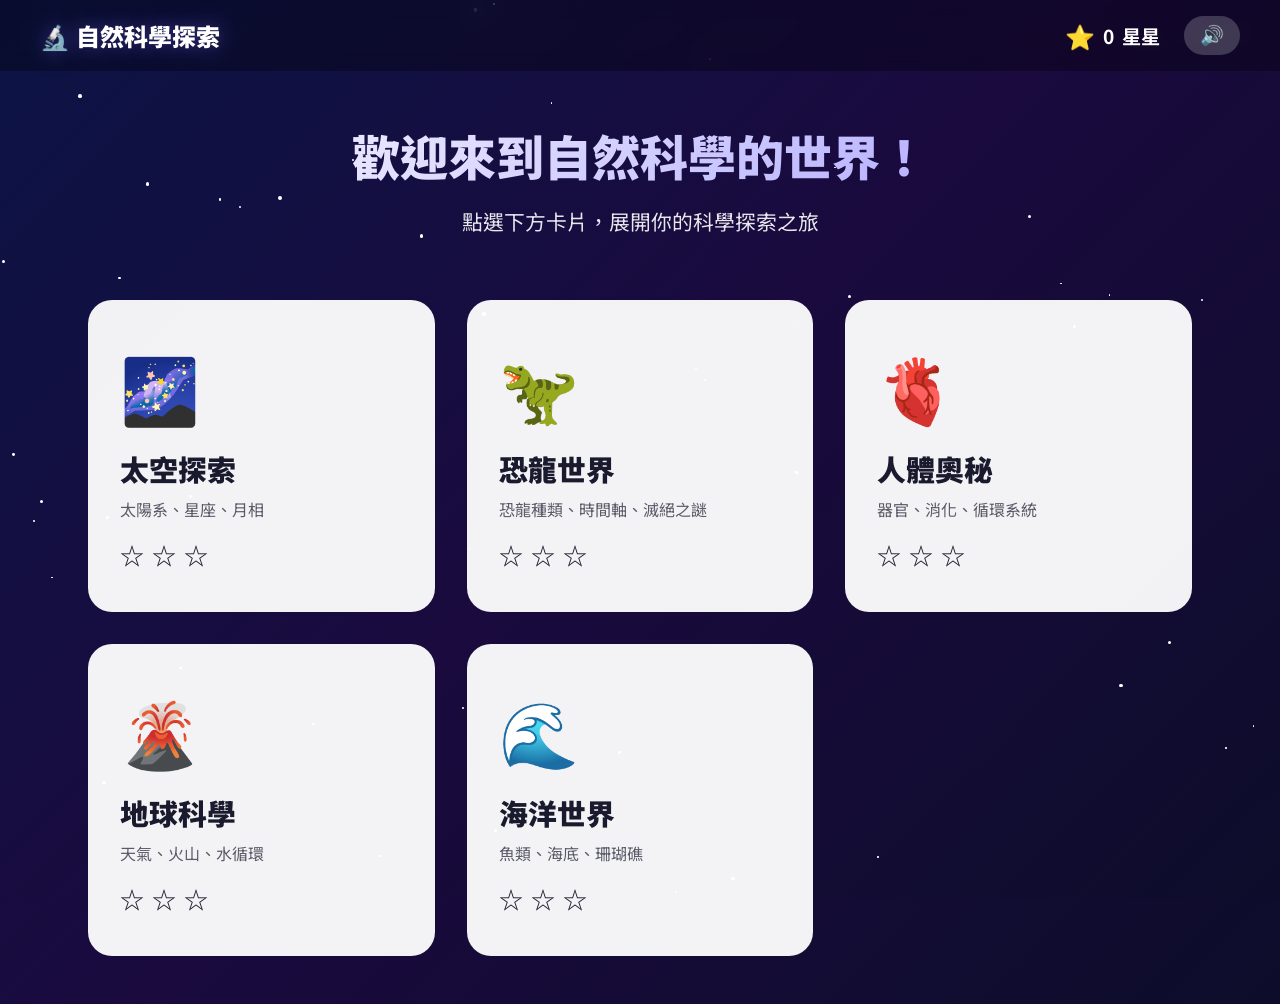
<file: index.html>
<!DOCTYPE html>
<html lang="zh-TW">
<head>
    <meta charset="UTF-8">
    <meta name="viewport" content="width=device-width, initial-scale=1.0">
    <title>自然科學探索 - 互動學習網站</title>
    <link rel="stylesheet" href="css/style.css">
    <link href="https://fonts.googleapis.com/css2?family=Noto+Sans+TC:wght@400;500;700;900&display=swap" rel="stylesheet">
</head>
<body>
    <!-- 背景星空 -->
    <div class="cosmic-bg" id="cosmicBg">
        <div class="star"></div><div class="star"></div><div class="star"></div>
        <div class="star"></div><div class="star"></div><div class="star"></div>
        <div class="star"></div><div class="star"></div><div class="star"></div>
        <div class="star"></div><div class="star"></div><div class="star"></div>
        <div class="star"></div><div class="star"></div><div class="star"></div>
        <div class="star"></div><div class="star"></div><div class="star"></div>
        <div class="star"></div><div class="star"></div><div class="star"></div>
        <div class="star"></div><div class="star"></div><div class="star"></div>
        <div class="star"></div><div class="star"></div><div class="star"></div>
        <div class="star"></div><div class="star"></div><div class="star"></div>
    </div>

    <!-- 頂部導航列 -->
    <header class="header">
        <div class="header-content">
            <h1 class="logo">🔬 自然科學探索</h1>
            <div class="header-right">
                <div class="stars-counter">
                    <span class="star-icon">⭐</span>
                    <span id="totalStars">0</span> 星星
                </div>
                <button class="mute-btn" id="muteBtn" title="安靜模式">
                    🔊
                </button>
            </div>
        </div>
    </header>

    <!-- 主內容 -->
    <main class="main-content">
        <section class="hero">
            <h2 class="hero-title">歡迎來到自然科學的世界！</h2>
            <p class="hero-subtitle">點選下方卡片，展開你的科學探索之旅</p>
        </section>

        <section class="categories-grid">
            <!-- 太空探索 -->
            <a href="pages/space.html" class="category-card space-card">
                <div class="card-icon">🌌</div>
                <h3 class="card-title">太空探索</h3>
                <p class="card-desc">太陽系、星座、月相</p>
                <div class="card-stars">
                    <span class="unit-star" data-unit="space-1">☆</span>
                    <span class="unit-star" data-unit="space-2">☆</span>
                    <span class="unit-star" data-unit="space-3">☆</span>
                </div>
                <div class="card-badge" id="badge-space"></div>
            </a>

            <!-- 恐龍世界 -->
            <a href="pages/dinosaur.html" class="category-card dino-card">
                <div class="card-icon">🦖</div>
                <h3 class="card-title">恐龍世界</h3>
                <p class="card-desc">恐龍種類、時間軸、滅絕之謎</p>
                <div class="card-stars">
                    <span class="unit-star" data-unit="dino-1">☆</span>
                    <span class="unit-star" data-unit="dino-2">☆</span>
                    <span class="unit-star" data-unit="dino-3">☆</span>
                </div>
                <div class="card-badge" id="badge-dino"></div>
            </a>

            <!-- 人體奧秘 -->
            <a href="pages/body.html" class="category-card body-card">
                <div class="card-icon">🫀</div>
                <h3 class="card-title">人體奧秘</h3>
                <p class="card-desc">器官、消化、循環系統</p>
                <div class="card-stars">
                    <span class="unit-star" data-unit="body-1">☆</span>
                    <span class="unit-star" data-unit="body-2">☆</span>
                    <span class="unit-star" data-unit="body-3">☆</span>
                </div>
                <div class="card-badge" id="badge-body"></div>
            </a>

            <!-- 地球科學 -->
            <a href="pages/earth.html" class="category-card earth-card">
                <div class="card-icon">🌋</div>
                <h3 class="card-title">地球科學</h3>
                <p class="card-desc">天氣、火山、水循環</p>
                <div class="card-stars">
                    <span class="unit-star" data-unit="earth-1">☆</span>
                    <span class="unit-star" data-unit="earth-2">☆</span>
                    <span class="unit-star" data-unit="earth-3">☆</span>
                </div>
                <div class="card-badge" id="badge-earth"></div>
            </a>

            <!-- 海洋世界 -->
            <a href="pages/ocean.html" class="category-card ocean-card">
                <div class="card-icon">🌊</div>
                <h3 class="card-title">海洋世界</h3>
                <p class="card-desc">魚類、海底、珊瑚礁</p>
                <div class="card-stars">
                    <span class="unit-star" data-unit="ocean-1">☆</span>
                    <span class="unit-star" data-unit="ocean-2">☆</span>
                    <span class="unit-star" data-unit="ocean-3">☆</span>
                </div>
                <div class="card-badge" id="badge-ocean"></div>
            </a>
        </section>
    </main>

    <!-- 成就彈窗 -->
    <div class="badge-popup" id="badgePopup">
        <div class="badge-popup-content">
            <div class="badge-icon" id="popupBadgeIcon">🏆</div>
            <h3>恭喜獲得成就！</h3>
            <p id="popupBadgeName"></p>
            <button class="popup-close" onclick="closeBadgePopup()">太棒了！</button>
        </div>
    </div>

    <script src="js/main.js"></script>
    <script>
        // 初始化頁面
        document.addEventListener('DOMContentLoaded', () => {
            loadProgress();
            updateTotalStars();
        });
    </script>
</body>
</html>
</file>
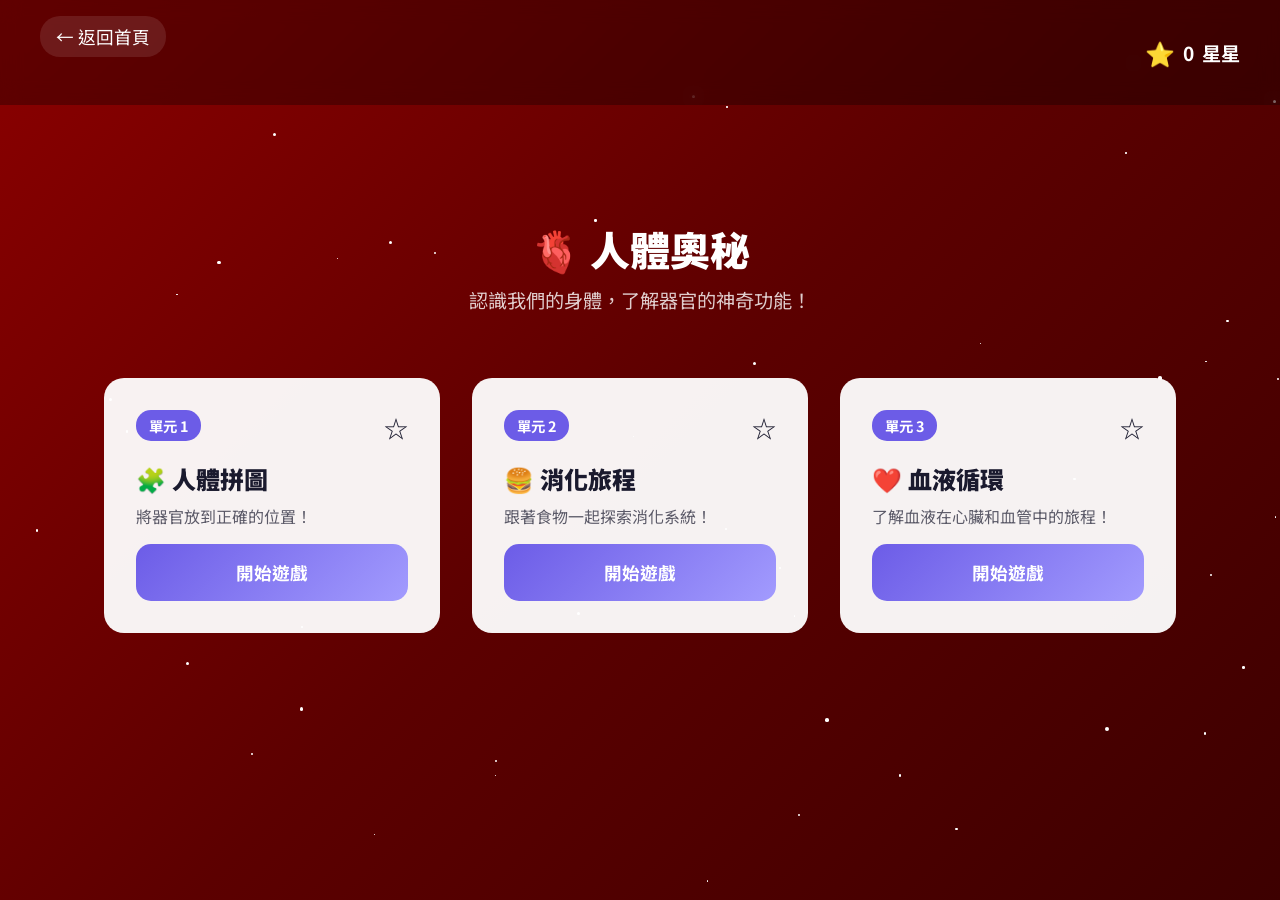
<file: pages/body.html>
<!DOCTYPE html>
<html lang="zh-TW">
<head>
    <meta charset="UTF-8">
    <meta name="viewport" content="width=device-width, initial-scale=1.0">
    <title>人體奧秘 - 自然科學</title>
    <link rel="stylesheet" href="../css/style.css">
    <link href="https://fonts.googleapis.com/css2?family=Noto+Sans+TC:wght@400;500;700;900&display=swap" rel="stylesheet">
</head>
<body>
    <div class="cosmic-bg body" id="cosmicBg"></div>
    
    <header class="header">
        <div class="header-content">
            <a href="../index.html" class="back-btn">← 返回首頁</a>
            <div class="header-right">
                <div class="stars-counter">
                    <span class="star-icon">⭐</span>
                    <span id="totalStars">0</span> 星星
                </div>
            </div>
        </div>
    </header>

    <main class="main-content">
        <section class="page-header">
            <h1 class="page-title">🫀 人體奧秘</h1>
            <p class="page-subtitle">認識我們的身體，了解器官的神奇功能！</p>
        </section>

        <section class="units-grid">
            <!-- 單元1：器官位置 -->
            <div class="unit-card" id="unit-body-1">
                <div class="unit-header">
                    <span class="unit-number">單元 1</span>
                    <span class="unit-status" id="status-body-1">☆</span>
                </div>
                <h3 class="unit-title">🧩 人體拼圖</h3>
                <p class="unit-desc">將器官放到正確的位置！</p>
                <button class="unit-play-btn" onclick="openGame('organ-puzzle')">開始遊戲</button>
            </div>

            <!-- 單元2：消化旅程 -->
            <div class="unit-card" id="unit-body-2">
                <div class="unit-header">
                    <span class="unit-number">單元 2</span>
                    <span class="unit-status" id="status-body-2">☆</span>
                </div>
                <h3 class="unit-title">🍔 消化旅程</h3>
                <p class="unit-desc">跟著食物一起探索消化系統！</p>
                <button class="unit-play-btn" onclick="openGame('digestion')">開始遊戲</button>
            </div>

            <!-- 單元3：循環系統 -->
            <div class="unit-card" id="unit-body-3">
                <div class="unit-header">
                    <span class="unit-number">單元 3</span>
                    <span class="unit-status" id="status-body-3">☆</span>
                </div>
                <h3 class="unit-title">❤️ 血液循環</h3>
                <p class="unit-desc">了解血液在心臟和血管中的旅程！</p>
                <button class="unit-play-btn" onclick="openGame('circulation')">開始遊戲</button>
            </div>
        </section>
    </main>

    <div class="game-modal" id="gameModal">
        <div class="game-container" id="gameContent"></div>
    </div>

    <script src="../js/main.js"></script>
    <script>
        document.addEventListener('DOMContentLoaded', () => {
            ScienceGame.loadProgress();
            ScienceGame.updateTotalStars();
        });

        function openGame(gameType) {
            const modal = document.getElementById('gameModal');
            const content = document.getElementById('gameContent');
            let gameHTML = '';
            
            switch(gameType) {
                case 'organ-puzzle':
                    gameHTML = createOrganPuzzleGame();
                    break;
                case 'digestion':
                    gameHTML = createDigestionGame();
                    break;
                case 'circulation':
                    gameHTML = createCirculationGame();
                    break;
            }
            
            content.innerHTML = gameHTML;
            modal.style.display = 'block';
            
            if (gameType === 'organ-puzzle') initOrganPuzzleGame();
            if (gameType === 'digestion') initDigestionGame();
            if (gameType === 'circulation') initCirculationGame();
        }

        function closeGame() {
            document.getElementById('gameModal').style.display = 'none';
        }

        // ===== 人體拼圖遊戲 =====
        function createOrganPuzzleGame() {
            return `
                <h2 class="game-title">🧩 人體器官拼圖</h2>
                <p class="game-instructions">將器官拖放到人體的正確位置！</p>
                <div style="display: flex; gap: 30px; justify-content: center; flex-wrap: wrap;">
                    <div id="body-outline" style="position: relative; width: 200px; height: 400px; background: rgba(255,200,200,0.3); border-radius: 100px; border: 3px solid #e74c3c;">
                        <div class="organ-slot" data-organ="heart" style="position: absolute; left: 130px; top: 80px; width: 60px; height: 60px; border: 2px dashed #e74c3c; border-radius: 50%;"></div>
                        <div class="organ-slot" data-organ="lung" style="position: absolute; left: 140px; top: 140px; width: 50px; height: 70px; border: 2px dashed #3498db; border-radius: 50%;"></div>
                        <div class="organ-slot" data-organ="liver" style="position: absolute; left: 130px; top: 220px; width: 60px; height: 40px; border: 2px dashed #8b4513; border-radius: 20px;"></div>
                        <div class="organ-slot" data-organ="stomach" style="position: absolute; left: 70px; top: 200px; width: 50px; height: 40px; border: 2px dashed #f39c12; border-radius: 25px;"></div>
                        <div class="organ-slot" data-organ="brain" style="position: absolute; left: 70px; top: 20px; width: 60px; height: 50px; border: 2px dashed #9b59b6; border-radius: 30px;"></div>
                    </div>
                    <div id="organ-tray" style="display: flex; flex-direction: column; gap: 10px;"></div>
                </div>
                <div id="organ-result" style="text-align: center; margin-top: 20px; font-size: 1.2rem;"></div>
                <button class="unit-play-btn" style="margin-top: 20px; background: #e74c3c;" onclick="closeGame()">關閉</button>
            `;
        }

        function initOrganPuzzleGame() {
            const organs = [
                { name: '心臟', emoji: '❤️', id: 'heart', color: '#e74c3c' },
                { name: '肺', emoji: '🫁', id: 'lung', color: '#3498db' },
                { name: '肝臟', emoji: '🟤', id: 'liver', color: '#8b4513' },
                { name: '胃', emoji: '🟠', id: 'stomach', color: '#f39c12' },
                { name: '大腦', emoji: '🧠', id: 'brain', color: '#9b59b6' }
            ];
            
            const shuffled = ScienceGame.shuffle(organs);
            const tray = document.getElementById('organ-tray');
            const slots = document.querySelectorAll('.organ-slot');
            let placed = 0;
            
            shuffled.forEach(organ => {
                const el = document.createElement('div');
                el.className = 'organ-item';
                el.dataset.organ = organ.id;
                el.style.cssText = `
                    padding: 10px 20px; background: ${organ.color}; color: white;
                    border-radius: 10px; cursor: grab; font-weight: 700;
                    display: flex; align-items: center; gap: 10px;
                `;
                el.innerHTML = `${organ.emoji} ${organ.name}`;
                
                ScienceGame.enableDrag(el, (dropped) => {
                    slots.forEach(slot => {
                        if (slot.dataset.organ === dropped.dataset.organ && !slot.querySelector('.organ-item')) {
                            const rect = slot.getBoundingClientRect();
                            dropped.style.position = 'absolute';
                            dropped.style.left = '50%';
                            dropped.style.top = '50%';
                            dropped.style.transform = 'translate(-50%, -50%)';
                            dropped.style.cursor = 'default';
                            slot.appendChild(dropped);
                            placed++;
                            
                            if (placed === 5) {
                                document.getElementById('organ-result').innerHTML = '<span style="color: #27ae60;">🎉 太棒了！你認識所有人體器官了！</span>';
                                setTimeout(() => completeAndClose('body-1'), 1500);
                            }
                        }
                    });
                });
                
                tray.appendChild(el);
            });
        }

        // ===== 消化旅程遊戲 =====
        function createDigestionGame() {
            return `
                <h2 class="game-title">🍔 消化系統之旅</h2>
                <p class="game-instructions">點擊「開始」，跟著食物一起經過消化系統！</p>
                <div id="digestion-game" style="position: relative; height: 350px; background: linear-gradient(to bottom, #ffeaa7 0%, #fdcb6e 100%); border-radius: 20px; overflow: hidden;">
                    <div id="digestion-path" style="position: absolute; top: 50%; left: 50%; transform: translate(-50%, -50%); width: 80%; height: 80px; border: 3px solid #e17055; border-radius: 40px; display: flex; align-items: center; justify-content: center;">
                        <div id="food-item" style="font-size: 3rem; position: absolute; left: 0; transition: left 1s linear;">🍔</div>
                    </div>
                    <div id="digestion-stations" style="position: absolute; width: 100%; display: flex; justify-content: space-around; padding: 0 30px;">
                        <div class="station" data-station="mouth" style="position: absolute; left: 5%; top: 20px; text-align: center;">
                            <span style="font-size: 2rem;">👄</span>
                            <p style="font-size: 0.8rem;">口腔</p>
                        </div>
                        <div class="station" data-station="esophagus" style="position: absolute; left: 25%; top: -30px; text-align: center;">
                            <span style="font-size: 2rem;">📍</span>
                            <p style="font-size: 0.8rem;">食道</p>
                        </div>
                        <div class="station" data-station="stomach" style="position: absolute; left: 45%; top: 20px; text-align: center;">
                            <span style="font-size: 2rem;">🫃</span>
                            <p style="font-size: 0.8rem;">胃</p>
                        </div>
                        <div class="station" data-station="intestine" style="position: absolute; left: 70%; top: 20px; text-align: center;">
                            <span style="font-size: 2rem;">🔄</span>
                            <p style="font-size: 0.8rem;">小腸</p>
                        </div>
                        <div class="station" data-station="end" style="position: absolute; right: 5%; top: 20px; text-align: center;">
                            <span style="font-size: 2rem;">🚽</span>
                            <p style="font-size: 0.8rem;">排出</p>
                        </div>
                    </div>
                </div>
                <div id="digestion-info" style="text-align: center; margin-top: 15px; font-size: 1.1rem; min-height: 50px;"></div>
                <div style="text-align: center; margin-top: 20px;">
                    <button class="unit-play-btn" id="start-digestion" onclick="startDigestion()" style="background: linear-gradient(135deg, #e17055, #d63031);">
                        開始旅程 🚀
                    </button>
                </div>
                <button class="unit-play-btn" style="margin-top: 15px; background: #e74c3c;" onclick="closeGame()">關閉</button>
            `;
        }

        let digestionStep = 0;
        function initDigestionGame() {
            digestionStep = 0;
            document.getElementById('food-item').style.left = '0';
            document.getElementById('digestion-info').textContent = '點擊「開始旅程」跟著食物一起旅行！';
        }

        function startDigestion() {
            const stations = [
                { pos: '5%', info: '👄 口腔：牙齒把食物咬碎，唾液開始消化！' },
                { pos: '25%', info: '📍 食道：食物被推擠往下移動到胃！' },
                { pos: '45%', info: '🫃 胃：胃酸和攪拌把食物變成糊狀！' },
                { pos: '70%', info: '🔄 小腸：營養被吸收到血液中！' },
                { pos: '92%', info: '🚽 大腸：剩餘的水分被吸收，廢物排出體外！' }
            ];
            
            const btn = document.getElementById('start-digestion');
            btn.disabled = true;
            btn.textContent = '旅途中...';
            
            const food = document.getElementById('food-item');
            const info = document.getElementById('digestion-info');
            
            function moveToStep(step) {
                if (step >= stations.length) {
                    info.innerHTML = '<span style="color: #27ae60;">🎉 消化旅程完成！食物變成營養讓我們長大！</span>';
                    btn.textContent = '完成！';
                    setTimeout(() => completeAndClose('body-2'), 2000);
                    return;
                }
                
                food.style.left = stations[step].pos;
                info.textContent = stations[step].info;
                
                setTimeout(() => moveToStep(step + 1), 2000);
            }
            
            moveToStep(0);
        }

        // ===== 血液循環遊戲 =====
        function createCirculationGame() {
            return `
                <h2 class="game-title">❤️ 血液循環系統</h2>
                <p class="game-instructions">點擊心臟，讓血液流遍全身！了解血液的循環路線。</p>
                <div style="position: relative; width: 100%; max-width: 500px; margin: 0 auto;">
                    <svg viewBox="0 0 400 300" style="width: 100%;">
                        <!-- 心臟 -->
                        <g id="heart-svg" onclick="pulseHeart()" style="cursor: pointer;">
                            <path d="M200 250 C200 250, 150 200, 150 160 C150 130, 170 110, 200 130 C230 110, 250 130, 250 160 C250 200, 200 250, 200 250" fill="#e74c3c" stroke="#c0392b" stroke-width="3">
                                <animate attributeName="d" dur="0.8s" repeatCount="indefinite" values="M200 250 C200 250, 150 200, 150 160 C150 130, 170 110, 200 130 C230 110, 250 130, 250 160 C250 200, 200 250, 200 250;M200 260 C200 260, 140 200, 140 160 C140 120, 170 100, 200 120 C230 100, 260 120, 260 160 C260 200, 200 260, 200 260;M200 250 C200 250, 150 200, 150 160 C150 130, 170 110, 200 130 C230 110, 250 130, 250 160 C250 200, 200 250, 200 250"/>
                            </path>
                        </g>
                        
                        <!-- 肺 -->
                        <g>
                            <ellipse cx="140" cy="180" rx="35" ry="50" fill="#74b9ff" opacity="0.7"/>
                            <ellipse cx="260" cy="180" rx="35" ry="50" fill="#74b9ff" opacity="0.7"/>
                            <text x="140" y="240" text-anchor="middle" font-size="12" fill="#333">肺</text>
                        </g>
                        
                        <!-- 身體 -->
                        <rect x="170" y="140" width="60" height="80" rx="10" fill="#ffeaa7" opacity="0.5"/>
                        
                        <!-- 血管線 -->
                        <path id="blood-vessel-aorta" d="M200 130 Q200 80, 150 60 Q100 40, 100 100" fill="none" stroke="#e74c3c" stroke-width="4" stroke-dasharray="10,5" opacity="0.3">
                        </path>
                        <path id="blood-vessel-body" d="M100 100 Q60 100, 60 180 Q60 260, 200 260" fill="none" stroke="#e74c3c" stroke-width="4" stroke-dasharray="10,5" opacity="0.3">
                        </path>
                        <path id="blood-vessel-lungs" d="M200 260 Q300 260, 300 180 Q300 100, 200 130" fill="none" stroke="#74b9ff" stroke-width="4" stroke-dasharray="10,5" opacity="0.3">
                        </path>
                        
                        <!-- 血液粒子 -->
                        <circle id="blood-particle" cx="200" cy="250" r="8" fill="#e74c3c">
                            <animate attributeName="cx" dur="4s" repeatCount="indefinite" values="200;200;140;100;60;60;200;200;260;300;300;200;200" keyTimes="0;0.1;0.2;0.3;0.4;0.5;0.6;0.7;0.8;0.85;0.9;0.95;1"/>
                            <animate attributeName="cy" dur="4s" repeatCount="indefinite" values="250;130;80;60;100;180;260;260;180;100;60;130;250" keyTimes="0;0.1;0.2;0.3;0.4;0.5;0.6;0.7;0.8;0.85;0.9;0.95;1"/>
                            <animate attributeName="fill" dur="4s" repeatCount="indefinite" values="#e74c3c;#e74c3c;#e74c3c;#e74c3c;#e74c3c;#74b9ff;#74b9ff;#74b9ff;#74b9ff;#74b9ff;#74b9ff;#e74c3c;#e74c3c" keyTimes="0;0.3;0.4;0.5;0.6;0.65;0.7;0.8;0.85;0.9;0.95;0.98;1"/>
                        </circle>
                        
                        <!-- 標籤 -->
                        <text x="80" y="30" font-size="11" fill="#e74c3c" id="label-aorta">🚬 含氧血</text>
                        <text x="250" y="50" font-size="11" fill="#74b9ff" id="label-lungs">💨 肺循環</text>
                        <text x="30" y="150" font-size="11" fill="#e74c3c" id="label-body">💪 體循環</text>
                    </svg>
                    
                    <div style="text-align: center; margin-top: 20px;">
                        <button class="unit-play-btn" onclick="startCirculation()" style="background: linear-gradient(135deg, #e74c3c, #c0392b);">
                            ❤️ 點擊心臟加速血液流動
                        </button>
                    </div>
                    
                    <div id="circulation-info" style="background: #ffeaa7; padding: 15px; border-radius: 15px; margin-top: 20px; text-align: center;">
                        <p>💡 <strong>你知道嗎？</strong></p>
                        <p id="circulation-fact">心臟每天跳動約10萬次，幫助推動血液流遍全身！</p>
                    </div>
                </div>
                <button class="unit-play-btn" style="margin-top: 20px; background: #e74c3c;" onclick="closeGame()">關閉</button>
            `;
        }

        function initCirculationGame() {
            const facts = [
                '心臟每天跳動約10萬次，幫助推動血液流遍全身！',
                '血液在體內循環一圈只需要約1分鐘！',
                '紅血球負責攜帶氧氣，白血球負責對抗病菌！',
                '心臟其實有左右兩個心房和兩個心室！',
                '血管連接起來可以繞地球兩圈半！'
            ];
            
            let factIndex = 0;
            setInterval(() => {
                factIndex = (factIndex + 1) % facts.length;
                document.getElementById('circulation-fact').textContent = facts[factIndex];
            }, 3000);
            
            // 追蹤點擊次數
            window.heartClicks = 0;
        }

        function pulseHeart() {
            window.heartClicks++;
            const heart = document.getElementById('heart-svg');
            heart.style.transform = 'scale(1.2)';
            setTimeout(() => heart.style.transform = 'scale(1)', 200);
            
            if (window.heartClicks >= 5) {
                setTimeout(() => completeAndClose('body-3'), 1000);
            }
        }

        function startCirculation() {
            pulseHeart();
        }

        function completeAndClose(unitId) {
            ScienceGame.completeUnit(unitId, 'body');
            closeGame();
        }
    </script>
    <style>
        .game-modal {
            display: none;
            position: fixed;
            top: 0; left: 0; right: 0; bottom: 0;
            background: rgba(0,0,0,0.9);
            z-index: 200;
            overflow-y: auto;
            padding: 20px;
        }
        .organ-item {
            touch-action: none;
        }
    </style>
</body>
</html>
</file>
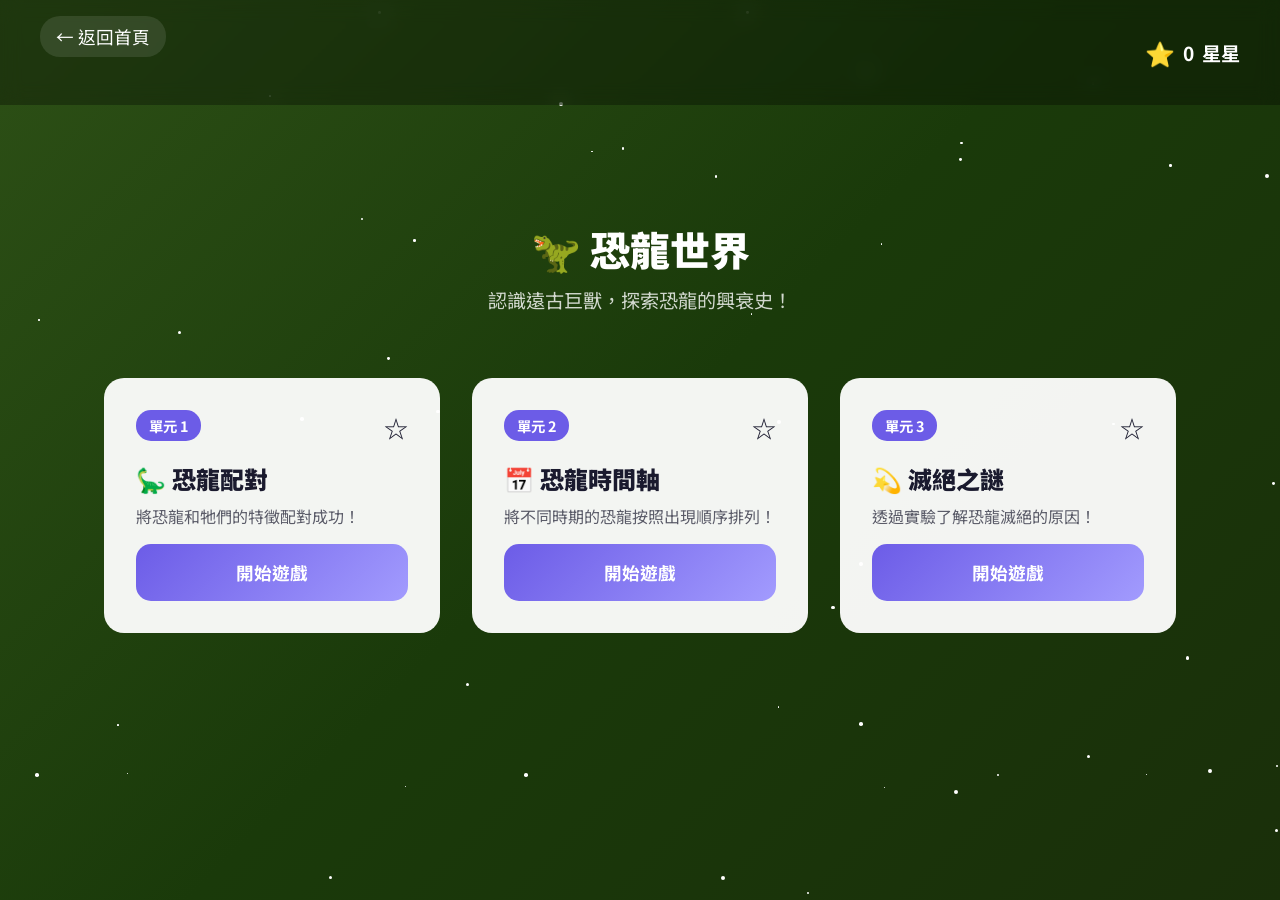
<file: pages/dinosaur.html>
<!DOCTYPE html>
<html lang="zh-TW">
<head>
    <meta charset="UTF-8">
    <meta name="viewport" content="width=device-width, initial-scale=1.0">
    <title>恐龍世界 - 自然科學</title>
    <link rel="stylesheet" href="../css/style.css">
    <link href="https://fonts.googleapis.com/css2?family=Noto+Sans+TC:wght@400;500;700;900&display=swap" rel="stylesheet">
</head>
<body>
    <div class="cosmic-bg dino" id="cosmicBg"></div>
    
    <header class="header">
        <div class="header-content">
            <a href="../index.html" class="back-btn">← 返回首頁</a>
            <div class="header-right">
                <div class="stars-counter">
                    <span class="star-icon">⭐</span>
                    <span id="totalStars">0</span> 星星
                </div>
            </div>
        </div>
    </header>

    <main class="main-content">
        <section class="page-header">
            <h1 class="page-title">🦖 恐龍世界</h1>
            <p class="page-subtitle">認識遠古巨獸，探索恐龍的興衰史！</p>
        </section>

        <section class="units-grid">
            <!-- 單元1：恐龍種類 -->
            <div class="unit-card" id="unit-dino-1">
                <div class="unit-header">
                    <span class="unit-number">單元 1</span>
                    <span class="unit-status" id="status-dino-1">☆</span>
                </div>
                <h3 class="unit-title">🦕 恐龍配對</h3>
                <p class="unit-desc">將恐龍和牠們的特徵配對成功！</p>
                <button class="unit-play-btn" onclick="openGame('dino-match')">開始遊戲</button>
            </div>

            <!-- 單元2：時間軸 -->
            <div class="unit-card" id="unit-dino-2">
                <div class="unit-header">
                    <span class="unit-number">單元 2</span>
                    <span class="unit-status" id="status-dino-2">☆</span>
                </div>
                <h3 class="unit-title">📅 恐龍時間軸</h3>
                <p class="unit-desc">將不同時期的恐龍按照出現順序排列！</p>
                <button class="unit-play-btn" onclick="openGame('dino-timeline')">開始遊戲</button>
            </div>

            <!-- 單元3：滅絕之謎 -->
            <div class="unit-card" id="unit-dino-3">
                <div class="unit-header">
                    <span class="unit-number">單元 3</span>
                    <span class="unit-status" id="status-dino-3">☆</span>
                </div>
                <h3 class="unit-title">💫 滅絕之謎</h3>
                <p class="unit-desc">透過實驗了解恐龍滅絕的原因！</p>
                <button class="unit-play-btn" onclick="openGame('dino-extinction')">開始遊戲</button>
            </div>
        </section>
    </main>

    <div class="game-modal" id="gameModal">
        <div class="game-container" id="gameContent"></div>
    </div>

    <script src="../js/main.js"></script>
    <script>
        document.addEventListener('DOMContentLoaded', () => {
            ScienceGame.loadProgress();
            ScienceGame.updateTotalStars();
        });

        function openGame(gameType) {
            const modal = document.getElementById('gameModal');
            const content = document.getElementById('gameContent');
            let gameHTML = '';
            
            switch(gameType) {
                case 'dino-match':
                    gameHTML = createDinoMatchGame();
                    break;
                case 'dino-timeline':
                    gameHTML = createDinoTimelineGame();
                    break;
                case 'dino-extinction':
                    gameHTML = createDinoExtinctionGame();
                    break;
            }
            
            content.innerHTML = gameHTML;
            modal.style.display = 'block';
            
            if (gameType === 'dino-match') initDinoMatchGame();
            if (gameType === 'dino-timeline') initDinoTimelineGame();
            if (gameType === 'dino-extinction') initDinoExtinctionGame();
        }

        function closeGame() {
            document.getElementById('gameModal').style.display = 'none';
        }

        // ===== 恐龍配對遊戲 =====
        function createDinoMatchGame() {
            return `
                <h2 class="game-title">🦕 恐龍配對挑戰</h2>
                <p class="game-instructions">點擊兩張卡片，將恐龍和牠的特徵配對！</p>
                <div id="dino-match-grid" style="display: grid; grid-template-columns: repeat(4, 1fr); gap: 15px; max-width: 600px; margin: 0 auto;"></div>
                <div id="match-score" style="text-align: center; margin-top: 20px; font-size: 1.2rem;">配對成功：0 / 4</div>
                <button class="unit-play-btn" style="margin-top: 20px; background: #e74c3c;" onclick="closeGame()">關閉</button>
            `;
        }

        function initDinoMatchGame() {
            const dinos = [
                { name: '暴龍', emoji: '🦖', trait: '最強獵手', traitEmoji: '👑' },
                { name: '三角龍', emoji: '🦕', trait: '三隻角', traitEmoji: '🔺' },
                { name: '劍龍', emoji: '🦖', trait: '背板防禦', traitEmoji: '🛡️' },
                { name: '翼龍', emoji: '🦅', trait: '會飛翔', traitEmoji: '✈️' }
            ];
            
            let cards = [];
            let flipped = [];
            let matched = 0;
            let canFlip = true;
            
            dinos.forEach(d => {
                cards.push({ id: d.name, type: 'dino', content: d.emoji + ' ' + d.name });
                cards.push({ id: d.name, type: 'trait', content: d.traitEmoji + ' ' + d.trait });
            });
            
            cards = ScienceGame.shuffle(cards);
            
            const grid = document.getElementById('dino-match-grid');
            grid.style.gridTemplateColumns = 'repeat(4, 1fr)';
            
            cards.forEach((card, i) => {
                const cardEl = document.createElement('div');
                cardEl.className = 'match-card';
                cardEl.dataset.index = i;
                cardEl.dataset.id = card.id;
                cardEl.dataset.type = card.type;
                cardEl.style.cssText = `
                    height: 80px; background: linear-gradient(135deg, #27ae60, #2ecc71);
                    border-radius: 15px; display: flex; align-items: center; justify-content: center;
                    font-size: 1.2rem; color: white; cursor: pointer; font-weight: 700;
                    transition: transform 0.3s; user-select: none;
                `;
                cardEl.textContent = '?';
                cardEl.onclick = () => flipCard(cardEl, card);
                grid.appendChild(cardEl);
            });
            
            function flipCard(el, card) {
                if (!canFlip || flipped.includes(el) || el.textContent !== '?') return;
                
                el.textContent = card.content;
                flipped.push(el);
                
                if (flipped.length === 2) {
                    canFlip = false;
                    const [c1, c2] = flipped;
                    
                    if (c1.dataset.id === c2.dataset.id && c1.dataset.type !== c2.dataset.type) {
                        // 配對成功
                        matched++;
                        document.getElementById('match-score').textContent = `配對成功：${matched} / 4`;
                        c1.style.background = 'linear-gradient(135deg, #f39c12, #e67e22)';
                        c2.style.background = 'linear-gradient(135deg, #f39c12, #e67e22)';
                        flipped = [];
                        canFlip = true;
                        
                        if (matched === 4) {
                            setTimeout(() => completeAndClose('dino-1'), 1000);
                        }
                    } else {
                        // 配對失敗
                        setTimeout(() => {
                            c1.textContent = '?';
                            c2.textContent = '?';
                            flipped = [];
                            canFlip = true;
                        }, 1000);
                    }
                }
            }
        }

        // ===== 恐龍時間軸遊戲 =====
        function createDinoTimelineGame() {
            return `
                <h2 class="game-title">📅 恐龍時間軸</h2>
                <p class="game-instructions">將恐龍按照出現順序排列（三疊紀 → 侏羅紀 → 白堊紀）</p>
                <div style="background: linear-gradient(to right, #e74c3c, #f39c12, #27ae60); height: 30px; border-radius: 15px; margin-bottom: 20px;">
                    <span style="float: left; padding-left: 10px; line-height: 30px; color: white; font-weight: 700;">三疊紀</span>
                    <span style="float: right; padding-right: 10px; line-height: 30px; color: white; font-weight: 700;">白堊紀</span>
                </div>
                <div id="timeline-area" style="display: flex; justify-content: center; gap: 10px; flex-wrap: wrap; margin-bottom: 20px;"></div>
                <div style="text-align: center;">
                    <p style="margin-bottom: 10px;">拖動恐龍到正確的時代：</p>
                    <div id="dino-timeline-zone" style="display: flex; justify-content: center; gap: 20px; margin-bottom: 20px;">
                        <div class="era-zone" data-era="triassic" style="width: 150px; height: 100px; border: 3px dashed #e74c3c; border-radius: 15px; display: flex; flex-direction: column; align-items: center; justify-content: center;">
                            <span style="color: #e74c3c; font-weight: 700;">三疊紀</span>
                            <span style="font-size: 0.9rem;">2.5億年前</span>
                        </div>
                        <div class="era-zone" data-era="jurassic" style="width: 150px; height: 100px; border: 3px dashed #f39c12; border-radius: 15px; display: flex; flex-direction: column; align-items: center; justify-content: center;">
                            <span style="color: #f39c12; font-weight: 700;">侏羅紀</span>
                            <span style="font-size: 0.9rem;">2億年前</span>
                        </div>
                        <div class="era-zone" data-era="cretaceous" style="width: 150px; height: 100px; border: 3px dashed #27ae60; border-radius: 15px; display: flex; flex-direction: column; align-items: center; justify-content: center;">
                            <span style="color: #27ae60; font-weight: 700;">白堊紀</span>
                            <span style="font-size: 0.9rem;">1.4億年前</span>
                        </div>
                    </div>
                </div>
                <div id="timeline-result" style="text-align: center; font-size: 1.2rem;"></div>
                <button class="unit-play-btn" style="margin-top: 20px; background: #e74c3c;" onclick="closeGame()">關閉</button>
            `;
        }

        function initDinoTimelineGame() {
            const dinos = [
                { name: '板龍', emoji: '🦕', era: 'triassic', period: '三疊紀' },
                { name: '異齒龍', emoji: '🦖', era: 'triassic', period: '三疊紀' },
                { name: '腕龍', emoji: '🦕', era: 'jurassic', period: '侏羅紀' },
                { name: '劍龍', emoji: '🦖', era: 'jurassic', period: '侏羅紀' },
                { name: '暴龍', emoji: '🦖', era: 'cretaceous', period: '白堊紀' },
                { name: '三角龍', emoji: '🦕', era: 'cretaceous', period: '白堊紀' }
            ];
            
            const shuffled = ScienceGame.shuffle(dinos);
            const zone = document.getElementById('timeline-area');
            const eraZones = document.querySelectorAll('.era-zone');
            const result = document.getElementById('timeline-result');
            
            shuffled.forEach(dino => {
                const el = document.createElement('div');
                el.className = 'timeline-dino';
                el.dataset.era = dino.era;
                el.style.cssText = `
                    padding: 10px 15px; background: #3498db; color: white;
                    border-radius: 10px; cursor: grab; font-weight: 700;
                    display: flex; align-items: center; gap: 5px;
                `;
                el.innerHTML = `${dino.emoji} ${dino.name}`;
                
                ScienceGame.enableDrag(el, (dropped) => {
                    const droppedEra = dropped.dataset.era;
                    if (droppedEra === dropped.dataset.era) {
                        // 正確放置
                    }
                    checkTimelineComplete();
                });
                
                zone.appendChild(el);
            });
            
            function checkTimelineComplete() {
                let correct = 0;
                eraZones.forEach(zone => {
                    const era = zone.dataset.era;
                    const dinosInZone = zone.querySelectorAll('.timeline-dino');
                    dinosInZone.forEach(d => {
                        if (d.dataset.era === era) correct++;
                    });
                });
                
                result.textContent = `正確擺放：${correct} / 6`;
                if (correct === 6) {
                    result.innerHTML = '<span style="color: #27ae60;">🎉 全部正確！你們了解恐龍時代！</span>';
                    setTimeout(() => completeAndClose('dino-2'), 1500);
                }
            }
        }

        // ===== 滅絕之謎遊戲 =====
        function createDinoExtinctionGame() {
            return `
                <h2 class="game-title">💫 恐龍滅絕之謎</h2>
                <p class="game-instructions">點擊選項，了解導致恐龍滅絕的可能原因！</p>
                <div id="extinction-content" style="padding: 20px;">
                    <div style="background: linear-gradient(135deg, #2c3e50, #34495e); border-radius: 20px; padding: 30px; margin-bottom: 20px;">
                        <p style="font-size: 1.3rem; line-height: 1.8; color: white;">
                            6600萬年前，地球上的恐龍突然全部消失了！科學家提出許多理論來解釋這個謎題。
                            <br><br>
                            請點擊下方選項，探索各種可能的原因：
                        </p>
                    </div>
                    <div id="extinction-options" style="display: flex; flex-direction: column; gap: 15px; max-width: 500px; margin: 0 auto;">
                        <button class="unit-play-btn" onclick="showExtinctionTheory('asteroid')" style="background: linear-gradient(135deg, #9b59b6, #8e44ad);">
                            ☄️ 小行星撞擊說
                        </button>
                        <button class="unit-play-btn" onclick="showExtinctionTheory('volcano')" style="background: linear-gradient(135deg, #e74c3c, #c0392b);">
                            🌋 火山爆發說
                        </button>
                        <button class="unit-play-btn" onclick="showExtinctionTheory('climate')" style="background: linear-gradient(135deg, #3498db, #2980b9);">
                            ❄️ 氣候變化說
                        </button>
                    </div>
                    <div id="extinction-result" style="margin-top: 20px; padding: 20px; background: white; border-radius: 15px; display: none;">
                    </div>
                    <div id="extinction-progress" style="text-align: center; margin-top: 20px; font-size: 1.2rem;">
                        已探索：<span id="theoryCount">0</span> / 3 個理論
                    </div>
                </div>
                <button class="unit-play-btn" style="margin-top: 20px; background: #e74c3c;" onclick="closeGame()">關閉</button>
            `;
        }

        let theoriesViewed = 0;
        function initDinoExtinctionGame() {
            theoriesViewed = 0;
            document.getElementById('theoryCount').textContent = '0';
        }

        function showExtinctionTheory(theory) {
            theoriesViewed++;
            document.getElementById('theoryCount').textContent = theoriesViewed;
            
            const result = document.getElementById('extinction-result');
            result.style.display = 'block';
            
            const theories = {
                asteroid: {
                    title: '☄️ 小行星撞擊說',
                    content: '一顆巨大的小行星在6600萬年前撞擊了地球，撞擊點在現在的墨西哥尤卡坦半島。撞擊引發的灰塵和碎片遮蔽了陽光，導致植物死亡，恐龍失去食物來源而滅絕。科學家在這個地層中發現了「銥」元素，這種元素在地球上很少見，但在小行星上很多！'
                },
                volcano: {
                    title: '🌋 火山爆發說',
                    content: '印度德干高原的超級火山在6600萬年前持續爆發了數十萬年，噴出大量火山灰和氣體。這些物質進入大氣層，遮擋陽光並使地球溫度驟降。火山爆發也導致酸雨和海洋酸化，嚴重破壞了生態系統。'
                },
                climate: {
                    title: '❄️ 氣候變化說',
                    content: '在恐龍時代末期，地球的氣候發生了巨大變化。海洋流動改變，導致全球溫度下降，冰川形成。植物群落改變，食草恐龍失去食物，接著影響到肉食恐龍。氣候的緩慢變化讓恐龍來不及適應新環境。'
                }
            };
            
            const t = theories[theory];
            result.innerHTML = `
                <h3 style="margin-bottom: 10px;">${t.title}</h3>
                <p style="line-height: 1.8;">${t.content}</p>
            `;
            
            if (theoriesViewed >= 3) {
                setTimeout(() => completeAndClose('dino-3'), 1500);
            }
        }

        function completeAndClose(unitId) {
            ScienceGame.completeUnit(unitId, 'dino');
            closeGame();
        }
    </script>
    <style>
        .game-modal {
            display: none;
            position: fixed;
            top: 0; left: 0; right: 0; bottom: 0;
            background: rgba(0,0,0,0.9);
            z-index: 200;
            overflow-y: auto;
            padding: 20px;
        }
        .match-card {
            transform-style: preserve-3d;
        }
        .timeline-dino {
            touch-action: none;
        }
    </style>
</body>
</html>
</file>
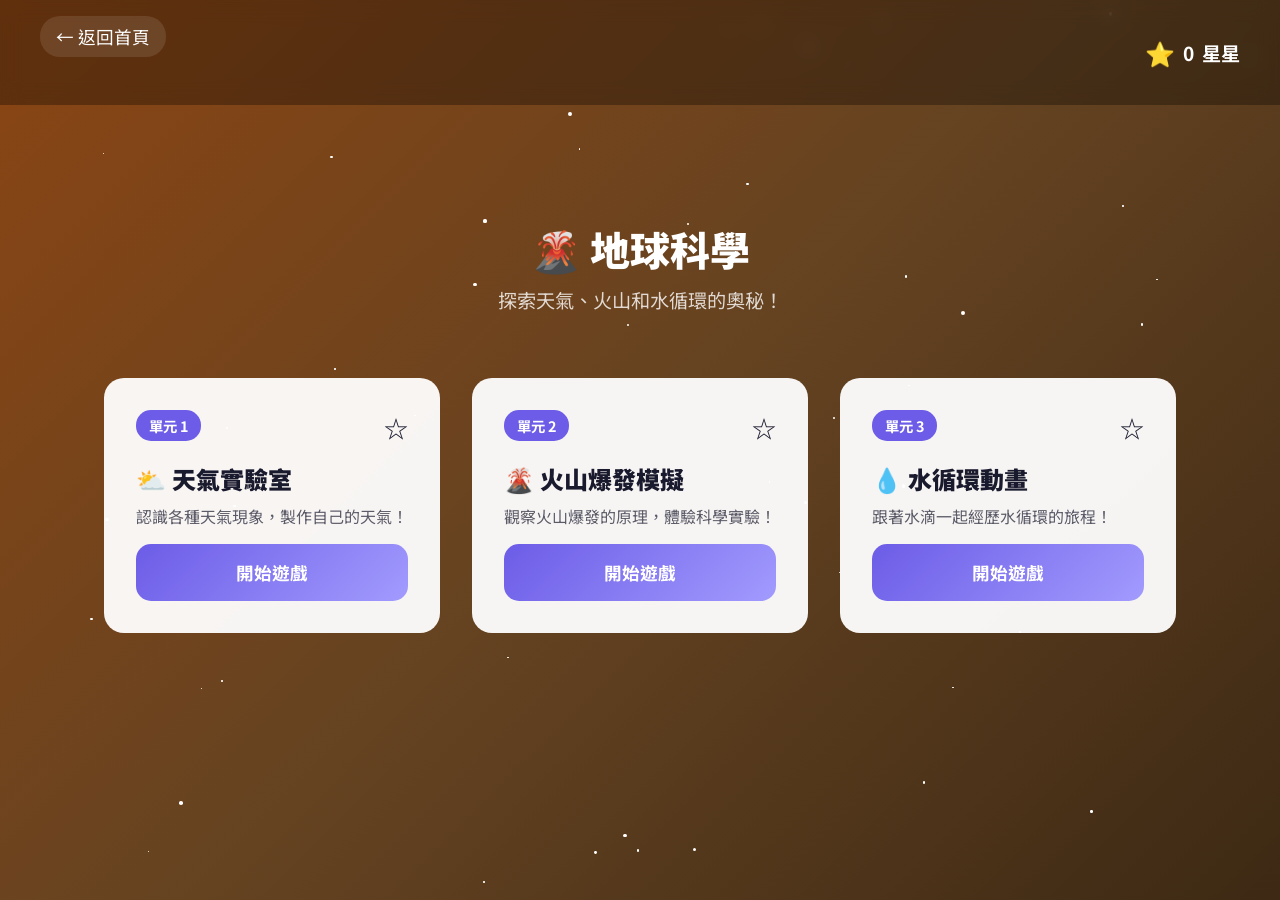
<file: pages/earth.html>
<!DOCTYPE html>
<html lang="zh-TW">
<head>
    <meta charset="UTF-8">
    <meta name="viewport" content="width=device-width, initial-scale=1.0">
    <title>地球科學 - 自然科學</title>
    <link rel="stylesheet" href="../css/style.css">
    <link href="https://fonts.googleapis.com/css2?family=Noto+Sans+TC:wght@400;500;700;900&display=swap" rel="stylesheet">
</head>
<body>
    <div class="cosmic-bg earth" id="cosmicBg"></div>
    
    <header class="header">
        <div class="header-content">
            <a href="../index.html" class="back-btn">← 返回首頁</a>
            <div class="header-right">
                <div class="stars-counter">
                    <span class="star-icon">⭐</span>
                    <span id="totalStars">0</span> 星星
                </div>
            </div>
        </div>
    </header>

    <main class="main-content">
        <section class="page-header">
            <h1 class="page-title">🌋 地球科學</h1>
            <p class="page-subtitle">探索天氣、火山和水循環的奧秘！</p>
        </section>

        <section class="units-grid">
            <!-- 單元1：天氣變化 -->
            <div class="unit-card" id="unit-earth-1">
                <div class="unit-header">
                    <span class="unit-number">單元 1</span>
                    <span class="unit-status" id="status-earth-1">☆</span>
                </div>
                <h3 class="unit-title">⛅ 天氣實驗室</h3>
                <p class="unit-desc">認識各種天氣現象，製作自己的天氣！</p>
                <button class="unit-play-btn" onclick="openGame('weather')">開始遊戲</button>
            </div>

            <!-- 單元2：火山構造 -->
            <div class="unit-card" id="unit-earth-2">
                <div class="unit-header">
                    <span class="unit-number">單元 2</span>
                    <span class="unit-status" id="status-earth-2">☆</span>
                </div>
                <h3 class="unit-title">🌋 火山爆發模擬</h3>
                <p class="unit-desc">觀察火山爆發的原理，體驗科學實驗！</p>
                <button class="unit-play-btn" onclick="openGame('volcano')">開始遊戲</button>
            </div>

            <!-- 單元3：水循環 -->
            <div class="unit-card" id="unit-earth-3">
                <div class="unit-header">
                    <span class="unit-number">單元 3</span>
                    <span class="unit-status" id="status-earth-3">☆</span>
                </div>
                <h3 class="unit-title">💧 水循環動畫</h3>
                <p class="unit-desc">跟著水滴一起經歷水循環的旅程！</p>
                <button class="unit-play-btn" onclick="openGame('water-cycle')">開始遊戲</button>
            </div>
        </section>
    </main>

    <div class="game-modal" id="gameModal">
        <div class="game-container" id="gameContent"></div>
    </div>

    <script src="../js/main.js"></script>
    <script>
        document.addEventListener('DOMContentLoaded', () => {
            ScienceGame.loadProgress();
            ScienceGame.updateTotalStars();
        });

        function openGame(gameType) {
            const modal = document.getElementById('gameModal');
            const content = document.getElementById('gameContent');
            let gameHTML = '';
            
            switch(gameType) {
                case 'weather':
                    gameHTML = createWeatherGame();
                    break;
                case 'volcano':
                    gameHTML = createVolcanoGame();
                    break;
                case 'water-cycle':
                    gameHTML = createWaterCycleGame();
                    break;
            }
            
            content.innerHTML = gameHTML;
            modal.style.display = 'block';
            
            if (gameType === 'weather') initWeatherGame();
            if (gameType === 'volcano') initVolcanoGame();
            if (gameType === 'water-cycle') initWaterCycleGame();
        }

        function closeGame() {
            document.getElementById('gameModal').style.display = 'none';
        }

        // ===== 天氣實驗室遊戲 =====
        function createWeatherGame() {
            return `
                <h2 class="game-title">⛅ 天氣實驗室</h2>
                <p class="game-instructions">點擊按鈕，改變天氣！看看會發生什麼變化！</p>
                <div id="weather-display" style="height: 200px; background: linear-gradient(to bottom, #87CEEB 0%, #E0F6FF 100%); border-radius: 20px; display: flex; align-items: center; justify-content: center; font-size: 5rem; transition: all 1s; position: relative; overflow: hidden;">
                    <span id="weather-icon">☀️</span>
                    <div id="weather-particles" style="position: absolute; width: 100%; height: 100%; pointer-events: none;"></div>
                </div>
                <div style="display: flex; justify-content: center; gap: 10px; flex-wrap: wrap; margin-top: 20px;">
                    <button class="unit-play-btn" onclick="changeWeather('sunny')" style="background: #f39c12;">☀️ 晴天</button>
                    <button class="unit-play-btn" onclick="changeWeather('cloudy')" style="background: #636e72;">☁️ 多雲</button>
                    <button class="unit-play-btn" onclick="changeWeather('rainy')" style="background: #0984e3;">🌧️ 下雨</button>
                    <button class="unit-play-btn" onclick="changeWeather('stormy')" style="background: #2d3436;">⛈️ 暴風雨</button>
                    <button class="unit-play-btn" onclick="changeWeather('snowy')" style="background: #dfe6e9;">❄️ 下雪</button>
                </div>
                <div id="weather-info" style="background: white; padding: 15px; border-radius: 15px; margin-top: 20px; text-align: center;">
                    <p id="weather-desc">☀️ 晴天：陽光普照，適合戶外活動！</p>
                </div>
                <div style="text-align: center; margin-top: 15px;">
                    <p style="margin-bottom: 10px;">天氣知識：<span id="weather-knowledge">0</span> / 5</p>
                </div>
                <button class="unit-play-btn" style="margin-top: 20px; background: #e74c3c;" onclick="closeGame()">關閉</button>
            `;
        }

        let weatherCount = 0;
        function initWeatherGame() {
            weatherCount = 0;
        }

        function changeWeather(type) {
            const display = document.getElementById('weather-display');
            const icon = document.getElementById('weather-icon');
            const desc = document.getElementById('weather-desc');
            const particles = document.getElementById('weather-particles');
            const knowledge = document.getElementById('weather-knowledge');
            
            particles.innerHTML = '';
            
            const weatherData = {
                sunny: { icon: '☀️', bg: 'linear-gradient(to bottom, #87CEEB 0%, #E0F6FF 100%)', desc: '☀️ 晴天：陽光普照，適合戶外活動！' },
                cloudy: { icon: '☁️', bg: 'linear-gradient(to bottom, #636e72 0%, #b2bec3 100%)', desc: '☁️ 多雲：雲朵遮住太陽天空灰濛濛！' },
                rainy: { icon: '🌧️', bg: 'linear-gradient(to bottom, #0984e3 0%, #74b9ff 100%)', desc: '🌧️ 下雨天：記得帶雨傘出門喔！' },
                stormy: { icon: '⛈️', bg: 'linear-gradient(to bottom, #2d3436 0%, #636e72 100%)', desc: '⛈️ 暴風雨：電閃雷鳴，要待在室內！' },
                snowy: { icon: '❄️', bg: 'linear-gradient(to bottom, #dfe6e9 0%, #b2bec3 100%)', desc: '❄️ 下雪天：好冷喔！可以堆雪人！' }
            };
            
            const data = weatherData[type];
            display.style.background = data.bg;
            icon.textContent = data.icon;
            desc.textContent = data.desc;
            
            // 添加粒子效果
            if (type === 'rainy' || type === 'stormy') {
                for (let i = 0; i < 50; i++) {
                    const rain = document.createElement('div');
                    rain.textContent = '💧';
                    rain.style.cssText = `
                        position: absolute; font-size: 1rem;
                        left: ${Math.random() * 100}%;
                        top: ${Math.random() * 100}%;
                        animation: fall ${1 + Math.random()}s linear infinite;
                        animation-delay: ${Math.random()}s;
                    `;
                    particles.appendChild(rain);
                }
            } else if (type === 'snowy') {
                for (let i = 0; i < 30; i++) {
                    const snow = document.createElement('div');
                    snow.textContent = '❄️';
                    snow.style.cssText = `
                        position: absolute; font-size: 1rem;
                        left: ${Math.random() * 100}%;
                        top: ${Math.random() * 100}%;
                        animation: fall ${2 + Math.random() * 2}s linear infinite;
                        animation-delay: ${Math.random()}s;
                    `;
                    particles.appendChild(snow);
                }
            }
            
            weatherCount++;
            knowledge.textContent = weatherCount;
            
            if (weatherCount >= 5) {
                setTimeout(() => completeAndClose('earth-1'), 1000);
            }
        }

        // ===== 火山爆發模擬遊戲 =====
        function createVolcanoGame() {
            return `
                <h2 class="game-title">🌋 火山爆發模擬</h2>
                <p class="game-instructions">點擊「引爆火山」，觀察火山爆發的原理！</p>
                <div style="position: relative; width: 100%; max-width: 400px; margin: 0 auto;">
                    <div style="height: 300px; position: relative; display: flex; align-items: flex-end; justify-content: center;">
                        <!-- 火山 -->
                        <div style="position: relative; width: 200px; height: 200px;">
                            <div style="position: absolute; bottom: 0; left: 50%; transform: translateX(-50%); width: 0; height: 0; border-left: 100px solid transparent; border-right: 100px solid transparent; border-bottom: 200px solid #8b4513;">
                            </div>
                            <div style="position: absolute; bottom: 180px; left: 50%; transform: translateX(-50%); width: 60px; height: 40px; background: #654321; border-radius: 50% 50% 0 0;">
                                <div id="volcano-vent" style="position: absolute; bottom: 5px; left: 50%; transform: translateX(-50%); width: 20px; height: 20px; background: #333; border-radius: 50%;"></div>
                            </div>
                        </div>
                        
                        <!-- 岩漿和火山灰 -->
                        <div id="lava-container" style="position: absolute; bottom: 150px; left: 50%; transform: translateX(-50%); pointer-events: none;">
                        </div>
                    </div>
                    
                    <!-- 地面 -->
                    <div style="background: linear-gradient(to bottom, #228b22, #006400); height: 50px; border-radius: 0 0 20px 20px;"></div>
                </div>
                
                <div style="text-align: center; margin-top: 20px;">
                    <button class="unit-play-btn" id="erupt-btn" onclick="triggerEruption()" style="background: linear-gradient(135deg, #e74c3c, #c0392b); font-size: 1.3rem;">
                        💥 引爆火山！
                    </button>
                </div>
                
                <div id="volcano-info" style="background: #ffeaa7; padding: 15px; border-radius: 15px; margin-top: 20px; text-align: center;">
                    <p>🌋 <strong>火山爆發原理：</strong></p>
                    <p>地球內部非常炎熱，岩石會融化成岩漿。岩漿膨脹產生巨大壓力，最後從火山口爆發出來！</p>
                </div>
                
                <div style="text-align: center; margin-top: 15px;">
                    <p>爆發體驗：<span id="eruption-count">0</span> / 1</p>
                </div>
                
                <button class="unit-play-btn" style="margin-top: 20px; background: #e74c3c;" onclick="closeGame()">關閉</button>
                
                <style>
                    @keyframes lavaRise {
                        0% { transform: translateY(0) scale(1); opacity: 1; }
                        100% { transform: translateY(-150px) scale(1.5); opacity: 0; }
                    }
                    @keyframes ashFall {
                        0% { transform: translateY(-100px) rotate(0deg); opacity: 1; }
                        100% { transform: translateY(200px) rotate(360deg); opacity: 0; }
                    }
                    @keyframes shake {
                        0%, 100% { transform: translateX(0); }
                        25% { transform: translateX(-5px); }
                        75% { transform: translateX(5px); }
                    }
                </style>
            `;
        }

        let eruptionDone = false;
        function initVolcanoGame() {
            eruptionDone = false;
            document.getElementById('eruption-count').textContent = '0';
        }

        function triggerEruption() {
            if (eruptionDone) return;
            
            const container = document.getElementById('lava-container');
            const vent = document.getElementById('volcano-vent');
            const btn = document.getElementById('erupt-btn');
            
            btn.disabled = true;
            btn.textContent = '爆發中...';
            
            // 震動效果
            const volcano = document.querySelector('.game-container').querySelector('div');
            volcano.style.animation = 'shake 0.2s infinite';
            
            // 岩漿粒子
            for (let i = 0; i < 20; i++) {
                setTimeout(() => {
                    const lava = document.createElement('div');
                    lava.textContent = '🔥';
                    lava.style.cssText = `
                        position: absolute; font-size: ${1 + Math.random() * 2}rem;
                        left: ${-50 + Math.random() * 100}px;
                        animation: lavaRise ${1 + Math.random()}s ease-out forwards;
                    `;
                    container.appendChild(lava);
                    
                    // 火山灰
                    const ash = document.createElement('div');
                    ash.textContent = '🌫️';
                    ash.style.cssText = `
                        position: absolute; font-size: 1.5rem;
                        left: ${-80 + Math.random() * 160}px;
                        animation: ashFall ${2 + Math.random()}s ease-out forwards;
                        animation-delay: ${Math.random() * 0.5}s;
                    `;
                    container.appendChild(ash);
                }, i * 100);
            }
            
            // 岩漿池效果
            vent.style.background = '#e74c3c';
            vent.style.boxShadow = '0 0 30px #f39c12';
            
            setTimeout(() => {
                volcano.style.animation = '';
                eruptionDone = true;
                document.getElementById('eruption-count').textContent = '1';
                btn.textContent = '✅ 已爆發！';
                document.getElementById('volcano-info').innerHTML = '<span style="color: #27ae60;">🎉 太震撼了！現在你了解火山爆發的原理了！</span>';
                setTimeout(() => completeAndClose('earth-2'), 2000);
            }, 3000);
        }

        // ===== 水循環遊戲 =====
        function createWaterCycleGame() {
            return `
                <h2 class="game-title">💧 水循環動畫</h2>
                <p class="game-instructions">點擊「開始」，跟著水滴一起經歷水循環的旅程！</p>
                <div id="water-cycle-display" style="position: relative; height: 350px; background: linear-gradient(to bottom, #87CEEB 0%, #E0F6FF 60%, #90EE90 60%, #228B22 100%); border-radius: 20px; overflow: hidden;">
                    <!-- 太陽 -->
                    <div style="position: absolute; top: 20px; right: 30px; font-size: 4rem;">☀️</div>
                    
                    <!-- 雲 -->
                    <div style="position: absolute; top: 30px; left: 50px; font-size: 3rem;">☁️</div>
                    <div style="position: absolute; top: 50px; left: 150px; font-size: 2.5rem;">☁️</div>
                    
                    <!-- 山 -->
                    <div style="position: absolute; bottom: 90px; right: 20px; font-size: 3rem;">🏔️</div>
                    
                    <!-- 水滴 -->
                    <div id="water-drop" style="position: absolute; font-size: 2rem; transition: all 2s linear;">💧</div>
                    
                    <!-- 河流 -->
                    <div style="position: absolute; bottom: 60px; left: 30%; width: 40%; height: 20px; background: #0984e3; border-radius: 10px; opacity: 0.7;"></div>
                    
                    <!-- 階段標籤 -->
                    <div id="cycle-label" style="position: absolute; bottom: 10px; left: 50%; transform: translateX(-50%); background: rgba(255,255,255,0.9); padding: 8px 15px; border-radius: 20px; font-weight: 700;">
                        點擊「開始旅程」
                    </div>
                </div>
                
                <div style="text-align: center; margin-top: 20px;">
                    <button class="unit-play-btn" id="start-cycle" onclick="startWaterCycle()" style="background: linear-gradient(135deg, #0984e3, #00cec9);">
                        🚀 開始水滴的旅程
                    </button>
                </div>
                
                <div style="display: flex; justify-content: center; gap: 20px; margin-top: 20px; flex-wrap: wrap;">
                    <div class="cycle-step" id="step-evaporation" style="padding: 10px 15px; background: #ffeaa7; border-radius: 10px; opacity: 0.5;">
                        1️⃣ 蒸發
                    </div>
                    <div class="cycle-step" id="step-condensation" style="padding: 10px 15px; background: #ffeaa7; border-radius: 10px; opacity: 0.5;">
                        2️⃣ 凝結
                    </div>
                    <div class="cycle-step" id="step-precipitation" style="padding: 10px 15px; background: #ffeaa7; border-radius: 10px; opacity: 0.5;">
                        3️⃣ 降水
                    </div>
                    <div class="cycle-step" id="step-collection" style="padding: 10px 15px; background: #ffeaa7; border-radius: 10px; opacity: 0.5;">
                        4️⃣ 集流
                    </div>
                </div>
                
                <button class="unit-play-btn" style="margin-top: 20px; background: #e74c3c;" onclick="closeGame()">關閉</button>
            `;
        }

        let cycleStep = 0;
        function initWaterCycleGame() {
            cycleStep = 0;
        }

        function startWaterCycle() {
            const drop = document.getElementById('water-drop');
            const label = document.getElementById('cycle-label');
            const btn = document.getElementById('start-cycle');
            
            btn.disabled = true;
            btn.textContent = '旅途中...';
            
            const steps = [
                { pos: 'left: 100px; bottom: 150px;', label: '1️⃣ 蒸發：太陽公公把水變成水蒸氣往上飘！', highlight: 'step-evaporation' },
                { pos: 'left: 80px; bottom: 220px;', label: '2️⃣ 凝結：水蒸氣遇冷變成小水滴，形成雲！', highlight: 'step-condensation' },
                { pos: 'left: 120px; bottom: 180px;', label: '3️⃣ 降水：雲裡的水滴太重了，變成雨落下來！', highlight: 'step-precipitation' },
                { pos: 'left: 150px; bottom: 80px;', label: '4️⃣ 集流：雨水流到河流、湖泊，回到大海！', highlight: 'step-collection' }
            ];
            
            function goStep(i) {
                if (i >= steps.length) {
                    label.textContent = '🌊 水滴回到大海，準備開始新的旅程！';
                    label.innerHTML = '<span style="color: #27ae60;">🌊 完成！水循環永遠不停地進行著！</span>';
                    btn.textContent = '✅ 完成！';
                    setTimeout(() => completeAndClose('earth-3'), 2000);
                    return;
                }
                
                // 清除之前的 highlight
                document.querySelectorAll('.cycle-step').forEach(el => el.style.opacity = '0.5');
                
                const step = steps[i];
                drop.style.cssText = `position: absolute; font-size: 2rem; ${step.pos}`;
                label.textContent = step.label;
                document.getElementById(step.highlight).style.opacity = '1';
                document.getElementById(step.highlight).style.transform = 'scale(1.1)';
                
                setTimeout(() => goStep(i + 1), 3000);
            }
            
            goStep(0);
        }

        function completeAndClose(unitId) {
            ScienceGame.completeUnit(unitId, 'earth');
            closeGame();
        }
    </script>
    <style>
        .game-modal {
            display: none;
            position: fixed;
            top: 0; left: 0; right: 0; bottom: 0;
            background: rgba(0,0,0,0.9);
            z-index: 200;
            overflow-y: auto;
            padding: 20px;
        }
        @keyframes fall {
            0% { transform: translateY(-20px); opacity: 1; }
            100% { transform: translateY(200px); opacity: 0; }
        }
    </style>
</body>
</html>
</file>
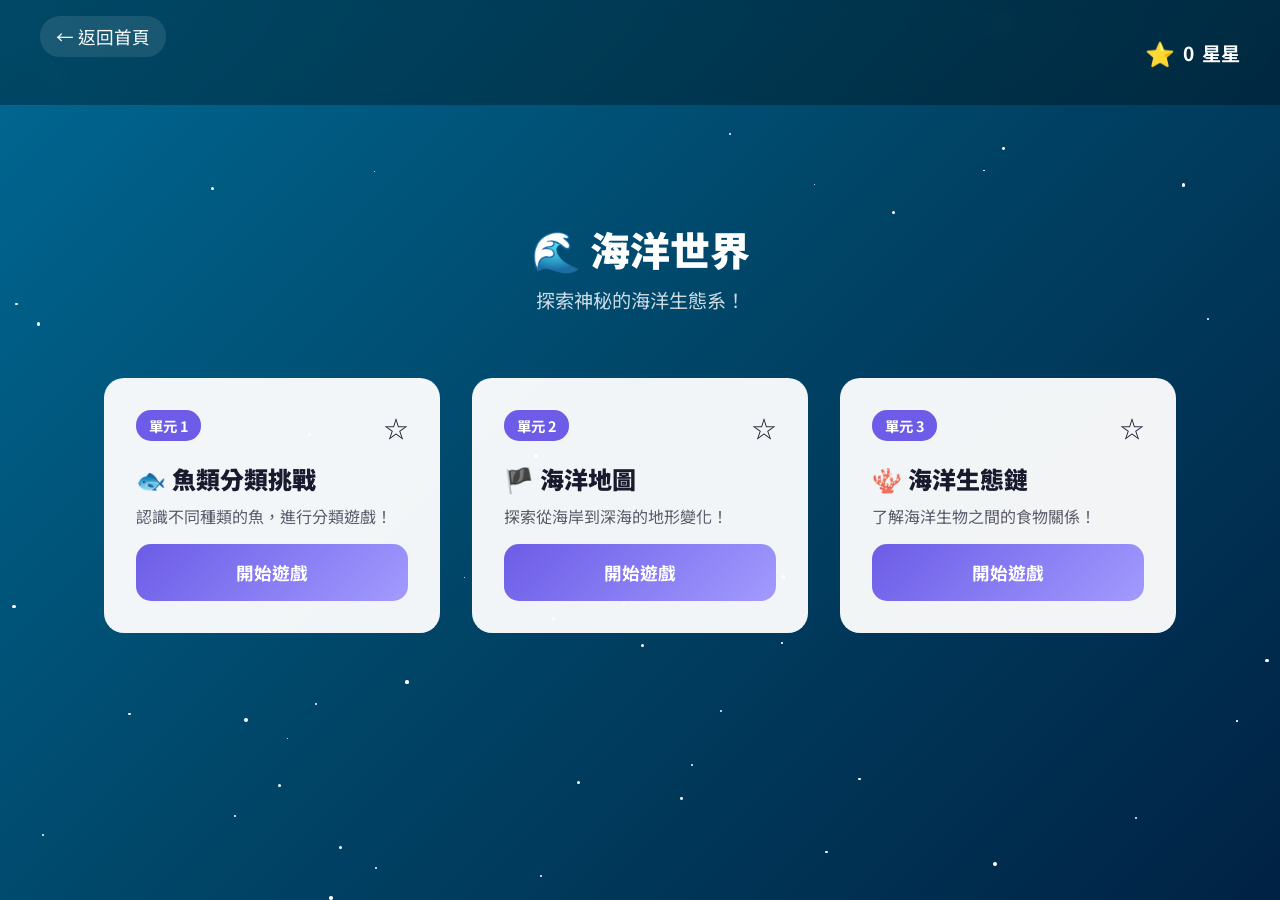
<file: pages/ocean.html>
<!DOCTYPE html>
<html lang="zh-TW">
<head>
    <meta charset="UTF-8">
    <meta name="viewport" content="width=device-width, initial-scale=1.0">
    <title>海洋世界 - 自然科學</title>
    <link rel="stylesheet" href="../css/style.css">
    <link href="https://fonts.googleapis.com/css2?family=Noto+Sans+TC:wght@400;500;700;900&display=swap" rel="stylesheet">
</head>
<body>
    <div class="cosmic-bg ocean" id="cosmicBg"></div>
    
    <header class="header">
        <div class="header-content">
            <a href="../index.html" class="back-btn">← 返回首頁</a>
            <div class="header-right">
                <div class="stars-counter">
                    <span class="star-icon">⭐</span>
                    <span id="totalStars">0</span> 星星
                </div>
            </div>
        </div>
    </header>

    <main class="main-content">
        <section class="page-header">
            <h1 class="page-title">🌊 海洋世界</h1>
            <p class="page-subtitle">探索神秘的海洋生態系！</p>
        </section>

        <section class="units-grid">
            <!-- 單元1：魚類分類 -->
            <div class="unit-card" id="unit-ocean-1">
                <div class="unit-header">
                    <span class="unit-number">單元 1</span>
                    <span class="unit-status" id="status-ocean-1">☆</span>
                </div>
                <h3 class="unit-title">🐟 魚類分類挑戰</h3>
                <p class="unit-desc">認識不同種類的魚，進行分類遊戲！</p>
                <button class="unit-play-btn" onclick="openGame('fish-classify')">開始遊戲</button>
            </div>

            <!-- 單元2：海底地形 -->
            <div class="unit-card" id="unit-ocean-2">
                <div class="unit-header">
                    <span class="unit-number">單元 2</span>
                    <span class="unit-status" id="status-ocean-2">☆</span>
                </div>
                <h3 class="unit-title">🏴 海洋地圖</h3>
                <p class="unit-desc">探索從海岸到深海的地形變化！</p>
                <button class="unit-play-btn" onclick="openGame('ocean-floor')">開始遊戲</button>
            </div>

            <!-- 單元3：珊瑚礁生態 -->
            <div class="unit-card" id="unit-ocean-3">
                <div class="unit-header">
                    <span class="unit-number">單元 3</span>
                    <span class="unit-status" id="status-ocean-3">☆</span>
                </div>
                <h3 class="unit-title">🪸 海洋生態鏈</h3>
                <p class="unit-desc">了解海洋生物之間的食物關係！</p>
                <button class="unit-play-btn" onclick="openGame('coral-reef')">開始遊戲</button>
            </div>
        </section>
    </main>

    <div class="game-modal" id="gameModal">
        <div class="game-container" id="gameContent"></div>
    </div>

    <script src="../js/main.js"></script>
    <script>
        document.addEventListener('DOMContentLoaded', () => {
            ScienceGame.loadProgress();
            ScienceGame.updateTotalStars();
        });

        function openGame(gameType) {
            const modal = document.getElementById('gameModal');
            const content = document.getElementById('gameContent');
            let gameHTML = '';
            
            switch(gameType) {
                case 'fish-classify':
                    gameHTML = createFishClassifyGame();
                    break;
                case 'ocean-floor':
                    gameHTML = createOceanFloorGame();
                    break;
                case 'coral-reef':
                    gameHTML = createCoralReefGame();
                    break;
            }
            
            content.innerHTML = gameHTML;
            modal.style.display = 'block';
            
            if (gameType === 'fish-classify') initFishClassifyGame();
            if (gameType === 'ocean-floor') initOceanFloorGame();
            if (gameType === 'coral-reef') initCoralReefGame();
        }

        function closeGame() {
            document.getElementById('gameModal').style.display = 'none';
        }

        // ===== 魚類分類遊戲 =====
        function createFishClassifyGame() {
            return `
                <h2 class="game-title">🐟 魚類分類挑戰</h2>
                <p class="game-instructions">把魚類按照特徵分組：暖水魚 / 冷水魚 / 熱帶魚</p>
                <div style="display: flex; gap: 20px; justify-content: center; flex-wrap: wrap; margin-bottom: 20px;">
                    <div class="fish-zone" data-category="warm" style="width: 180px; min-height: 150px; border: 3px dashed #f39c12; border-radius: 15px; padding: 10px; text-align: center;">
                        <h4 style="color: #f39c12;">☀️ 暖水魚</h4>
                        <p style="font-size: 0.8rem; opacity: 0.7;">喜歡溫暖海水</p>
                        <div class="fish-container" style="min-height: 80px;"></div>
                    </div>
                    <div class="fish-zone" data-category="cold" style="width: 180px; min-height: 150px; border: 3px dashed #00cec9; border-radius: 15px; padding: 10px; text-align: center;">
                        <h4 style="color: #00cec9;">❄️ 冷水魚</h4>
                        <p style="font-size: 0.8rem; opacity: 0.7;">喜歡冰冷海水</p>
                        <div class="fish-container" style="min-height: 80px;"></div>
                    </div>
                    <div class="fish-zone" data-category="tropical" style="width: 180px; min-height: 150px; border: 3px dashed #e74c3c; border-radius: 15px; padding: 10px; text-align: center;">
                        <h4 style="color: #e74c3c;">🌴 熱帶魚</h4>
                        <p style="font-size: 0.8rem; opacity: 0.7;">色彩鮮豔美麗</p>
                        <div class="fish-container" style="min-height: 80px;"></div>
                    </div>
                </div>
                <div id="fish-tray" style="display: flex; justify-content: center; gap: 10px; flex-wrap: wrap; margin-bottom: 20px;"></div>
                <div id="fish-result" style="text-align: center; font-size: 1.1rem;"></div>
                <button class="unit-play-btn" style="margin-top: 20px; background: #e74c3c;" onclick="closeGame()">關閉</button>
            `;
        }

        function initFishClassifyGame() {
            const fishes = [
                { name: '鮭魚', emoji: '🐟', category: 'cold', correct: 'cold' },
                { name: '鱈魚', emoji: '🐠', category: 'cold', correct: 'cold' },
                { name: '鯖魚', emoji: '🐡', category: 'warm', correct: 'warm' },
                { name: '吳郭魚', emoji: '🐟', category: 'warm', correct: 'warm' },
                { name: '小丑魚', emoji: '🐠', category: 'tropical', correct: 'tropical' },
                { name: '神仙魚', emoji: '🐟', category: 'tropical', correct: 'tropical' }
            ];
            
            const shuffled = ScienceGame.shuffle(fishes);
            const tray = document.getElementById('fish-tray');
            const zones = document.querySelectorAll('.fish-zone');
            let correctCount = 0;
            
            shuffled.forEach((fish, i) => {
                const el = document.createElement('div');
                el.className = 'fish-item';
                el.dataset.correct = fish.correct;
                el.style.cssText = `
                    padding: 8px 15px; background: linear-gradient(135deg, #74b9ff, #0984e3);
                    color: white; border-radius: 20px; cursor: grab;
                    font-weight: 700; display: flex; align-items: center; gap: 5px;
                `;
                el.innerHTML = `${fish.emoji} ${fish.name}`;
                
                ScienceGame.enableDrag(el, (dropped) => {
                    zones.forEach(zone => {
                        if (zone.contains(dropped)) {
                            const zoneCategory = zone.dataset.category;
                            const fishCorrect = dropped.dataset.correct;
                            
                            if (zoneCategory === fishCorrect) {
                                correctCount++;
                                document.getElementById('fish-result').innerHTML = `<span style="color: #27ae60;">✓ 正確！${correctCount} / 6</span>`;
                                dropped.style.background = 'linear-gradient(135deg, #00b894, #00cec9)';
                            } else {
                                document.getElementById('fish-result').innerHTML = `<span style="color: #e74c3c;">✗ 再想想看！</span>`;
                                // 移回托盤
                                setTimeout(() => {
                                    tray.appendChild(dropped);
                                    dropped.style.left = '';
                                    dropped.style.top = '';
                                }, 500);
                            }
                            
                            if (correctCount === 6) {
                                setTimeout(() => completeAndClose('ocean-1'), 1000);
                            }
                        }
                    });
                });
                
                tray.appendChild(el);
            });
        }

        // ===== 海底地形遊戲 =====
        function createOceanFloorGame() {
            return `
                <h2 class="game-title">🏴 海洋地圖探索</h2>
                <p class="game-instructions">點擊不同的海洋區域，學習海底地形！</p>
                <div style="position: relative; width: 100%; max-width: 600px; margin: 0 auto;">
                    <svg viewBox="0 0 600 300" style="width: 100%;">
                        <!-- 海水背景 -->
                        <rect x="0" y="0" width="600" height="150" fill="url(#oceanGradient)"/>
                        
                        <defs>
                            <linearGradient id="oceanGradient" x1="0%" y1="0%" x2="0%" y2="100%">
                                <stop offset="0%" style="stop-color:#87CEEB"/>
                                <stop offset="100%" style="stop-color:#006994"/>
                            </linearGradient>
                            <linearGradient id="oceanFloorGradient" x1="0%" y1="0%" x2="0%" y2="100%">
                                <stop offset="0%" style="stop-color:#f39c12"/>
                                <stop offset="30%" style="stop-color:#8b4513"/>
                                <stop offset="100%" style="stop-color:#1a1a2e"/>
                            </linearGradient>
                        </defs>
                        
                        <!-- 海底地形 -->
                        <path d="M0 150 L50 140 L100 145 L150 130 L200 135 L250 120 L300 140 L350 100 L400 120 L450 80 L500 60 L550 40 L600 50 L600 300 L0 300 Z" fill="url(#oceanFloorGradient)"/>
                        
                        <!-- 地形標記區 -->
                        <g class="ocean-zone" data-zone="shore" onclick="showOceanInfo('shore')" style="cursor: pointer;">
                            <rect x="0" y="120" width="100" height="30" fill="transparent"/>
                            <text x="50" y="145" text-anchor="middle" font-size="14" fill="white">🏖️ 海岸</text>
                        </g>
                        <g class="ocean-zone" data-zone="continental-shelf" onclick="showOceanInfo('continental-shelf')" style="cursor: pointer;">
                            <rect x="100" y="110" width="150" height="30" fill="transparent"/>
                            <text x="175" y="135" text-anchor="middle" font-size="14" fill="white">📐 大陸棚</text>
                        </g>
                        <g class="ocean-zone" data-zone="trench" onclick="showOceanInfo('trench')" style="cursor: pointer;">
                            <rect x="400" y="40" width="100" height="60" fill="transparent"/>
                            <text x="450" y="80" text-anchor="middle" font-size="14" fill="white">🕳️ 海溝</text>
                        </g>
                        <g class="ocean-zone" data-zone="abyss" onclick="showOceanInfo('abyss')" style="cursor: pointer;">
                            <rect x="500" y="30" width="100" height="50" fill="transparent"/>
                            <text x="550" y="60" text-anchor="middle" font-size="14" fill="white">🕳️ 深淵</text>
                        </g>
                        
                        <!-- 魚類裝飾 -->
                        <text x="200" y="60" font-size="24">🐟</text>
                        <text x="300" y="40" font-size="20">🐠</text>
                        <text x="400" y="70" font-size="18">🦈</text>
                        
                        <!-- 深度標尺 -->
                        <line x1="580" y1="150" x2="580" y2="300" stroke="white" stroke-width="2"/>
                        <text x="590" y="160" font-size="10" fill="white">0m</text>
                        <text x="590" y="220" font-size="10" fill="white">200m</text>
                        <text x="590" y="290" font-size="10" fill="white">4000m</text>
                    </svg>
                </div>
                <div id="ocean-info" style="background: linear-gradient(135deg, #0984e3, #00cec9); padding: 15px; border-radius: 15px; margin-top: 20px; text-align: center; color: white;">
                    <p>👆 點擊上方的地形區域，了解海底地形！</p>
                    <p>已探索：<span id="ocean-explored">0</span> / 4</p>
                </div>
                <button class="unit-play-btn" style="margin-top: 20px; background: #e74c3c;" onclick="closeGame()">關閉</button>
            `;
        }

        let oceanExplored = 0;
        const oceanInfoData = {
            shore: { title: '🏖️ 海岸', desc: '海洋和陸地相連的地方，陽光充足，生物很多！退潮時會露出潮間帶，是小螃蟹和貝殼的家。' },
            'continental-shelf': { title: '📐 大陸棚', desc: '從海岸緩慢傾斜下去的海底區域，深度通常不超過200公尺。這裡魚類豐富，是重要的漁場！' },
            trench: { title: '🕳️ 海溝', desc: '海洋中最深的地方，深度可以超過10000公尺！馬里亞納海溝是地球最深的海溝。' },
            abyss: { title: '🌑 深淵', desc: '海洋最深處，陽光照不到，非常寒冷。這裡住著奇特的生物，如深海琵琶魚！' }
        };

        function initOceanFloorGame() {
            oceanExplored = 0;
            document.getElementById('ocean-explored').textContent = '0';
        }

        function showOceanInfo(zone) {
            const info = oceanInfoData[zone];
            const container = document.getElementById('ocean-info');
            container.innerHTML = `
                <h3>${info.title}</h3>
                <p>${info.desc}</p>
                <p style="margin-top: 10px;">已探索：<span id="ocean-explored">${++oceanExplored}</span> / 4</p>
            `;
            
            // 高亮效果
            document.querySelectorAll('.ocean-zone').forEach(z => {
                z.style.opacity = '0.5';
            });
            document.querySelector(`[data-zone="${zone}"]`).style.opacity = '1';
            
            if (oceanExplored >= 4) {
                setTimeout(() => {
                    container.innerHTML = '<span style="color: #ffeaa7;">🎉 太棒了！你現在了解海底地形了！</span>';
                    setTimeout(() => completeAndClose('ocean-2'), 1500);
                }, 1000);
            }
        }

        // ===== 珊瑚礁生態遊戲 =====
        function createCoralReefGame() {
            return `
                <h2 class="game-title">🪸 海洋生態鏈</h2>
                <p class="game-instructions">點擊箭頭，建立正確的食物鏈關係！</p>
                <div style="background: linear-gradient(to bottom, #87CEEB 0%, #006994 100%); border-radius: 20px; padding: 30px; min-height: 400px; position: relative;">
                    <!-- 珊瑚礁場景 -->
                    <div style="position: absolute; bottom: 20px; left: 0; right: 0; display: flex; justify-content: center; gap: 20px;">
                        <span style="font-size: 3rem;">🪸</span>
                        <span style="font-size: 2.5rem;">🪸</span>
                        <span style="font-size: 3rem;">🪸</span>
                    </div>
                    
                    <!-- 生態鏈區 -->
                    <div id="food-chain-area" style="display: flex; flex-direction: column; align-items: center; gap: 20px; padding-top: 20px;">
                        <!-- 浮游植物 -->
                        <div class="chain-item" data-level="producer" onclick="selectChainItem(this)" style="padding: 15px 30px; background: #27ae60; color: white; border-radius: 20px; cursor: pointer; font-weight: 700;">
                            🌿 浮游植物（生產者）
                        </div>
                        
                        <div style="font-size: 2rem;">⬇️</div>
                        
                        <!-- 浮游動物 -->
                        <div class="chain-item" data-level="primary" onclick="selectChainItem(this)" style="padding: 15px 30px; background: #f39c12; color: white; border-radius: 20px; cursor: pointer; font-weight: 700;">
                            🦐 浮游動物（初級消費者）
                        </div>
                        
                        <div style="font-size: 2rem;">⬇️</div>
                        
                        <!-- 小魚 -->
                        <div class="chain-item" data-level="secondary" onclick="selectChainItem(this)" style="padding: 15px 30px; background: #e74c3c; color: white; border-radius: 20px; cursor: pointer; font-weight: 700;">
                            🐟 小魚（次級消費者）
                        </div>
                        
                        <div style="font-size: 2rem;">⬇️</div>
                        
                        <!-- 大魚 -->
                        <div class="chain-item" data-level="tertiary" onclick="selectChainItem(this)" style="padding: 15px 30px; background: #9b59b6; color: white; border-radius: 20px; cursor: pointer; font-weight: 700;">
                            🦈 大魚（頂級消費者）
                        </div>
                    </div>
                </div>
                
                <div id="chain-info" style="background: #ffeaa7; padding: 15px; border-radius: 15px; margin-top: 20px; text-align: center;">
                    <p>👆 從上到下點擊每個層級，學習食物鏈的順序！</p>
                    <p>了解層級：<span id="chain-learned">0</span> / 4</p>
                </div>
                
                <div id="chain-result" style="text-align: center; margin-top: 15px;"></div>
                <button class="unit-play-btn" style="margin-top: 20px; background: #e74c3c;" onclick="closeGame()">關閉</button>
            `;
        }

        let chainLearned = 0;
        const chainInfo = {
            producer: '🌿 生產者：浮游植物透過陽光製造食物，是海洋生態系的基礎！',
            primary: '🦐 初級消費者：浮游動物吃浮游植物，獲得能量！',
            secondary: '🐟 次級消費者：小魚吃浮游動物，能量繼續傳遞！',
            tertiary: '🦈 頂級消費者：大魚吃小魚，位於食物鏈頂端！'
        };

        function initCoralReefGame() {
            chainLearned = 0;
            document.getElementById('chain-learned').textContent = '0';
        }

        function selectChainItem(el) {
            const level = el.dataset.level;
            
            if (el.style.transform === 'scale(1.1)') return; // 已選擇
            
            el.style.transform = 'scale(1.1)';
            el.style.boxShadow = '0 0 20px rgba(255,255,255,0.5)';
            
            chainLearned++;
            document.getElementById('chain-learned').textContent = chainLearned;
            
            const info = document.getElementById('chain-info');
            info.innerHTML = `<p>${chainInfo[level]}</p><p>了解層級：<span id="chain-learned">${chainLearned}</span> / 4</p>`;
            
            if (chainLearned >= 4) {
                document.getElementById('chain-result').innerHTML = '<span style="color: #27ae60; font-size: 1.2rem;">🎉 太棒了！你學會海洋食物鏈了！</span>';
                setTimeout(() => completeAndClose('ocean-3'), 1500);
            }
        }

        function completeAndClose(unitId) {
            ScienceGame.completeUnit(unitId, 'ocean');
            closeGame();
        }
    </script>
    <style>
        .game-modal {
            display: none;
            position: fixed;
            top: 0; left: 0; right: 0; bottom: 0;
            background: rgba(0,0,0,0.9);
            z-index: 200;
            overflow-y: auto;
            padding: 20px;
        }
        .fish-item {
            touch-action: none;
        }
        .chain-item {
            transition: all 0.3s;
        }
    </style>
</body>
</html>
</file>
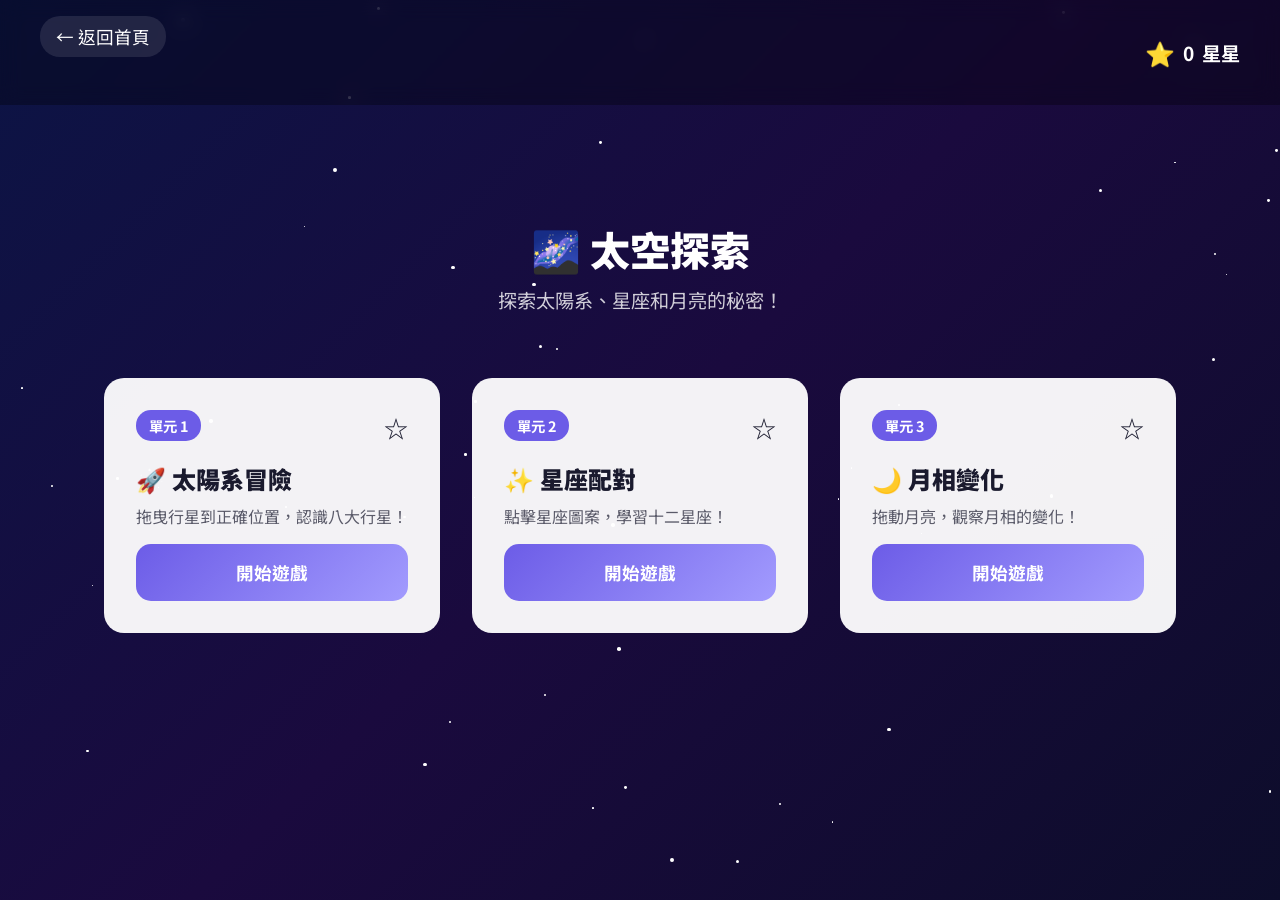
<file: pages/space.html>
<!DOCTYPE html>
<html lang="zh-TW">
<head>
    <meta charset="UTF-8">
    <meta name="viewport" content="width=device-width, initial-scale=1.0">
    <title>太空探索 - 自然科學</title>
    <link rel="stylesheet" href="../css/style.css">
    <link href="https://fonts.googleapis.com/css2?family=Noto+Sans+TC:wght@400;500;700;900&display=swap" rel="stylesheet">
</head>
<body>
    <div class="cosmic-bg space" id="cosmicBg"></div>
    
    <header class="header">
        <div class="header-content">
            <a href="../index.html" class="back-btn">← 返回首頁</a>
            <div class="header-right">
                <div class="stars-counter">
                    <span class="star-icon">⭐</span>
                    <span id="totalStars">0</span> 星星
                </div>
            </div>
        </div>
    </header>

    <main class="main-content">
        <section class="page-header">
            <h1 class="page-title">🌌 太空探索</h1>
            <p class="page-subtitle">探索太陽系、星座和月亮的秘密！</p>
        </section>

        <section class="units-grid">
            <!-- 單元1：太陽系 -->
            <div class="unit-card" id="unit-space-1">
                <div class="unit-header">
                    <span class="unit-number">單元 1</span>
                    <span class="unit-status" id="status-space-1">☆</span>
                </div>
                <h3 class="unit-title">🚀 太陽系冒險</h3>
                <p class="unit-desc">拖曳行星到正確位置，認識八大行星！</p>
                <button class="unit-play-btn" onclick="openGame('solar-system')">開始遊戲</button>
            </div>

            <!-- 單元2：星座認知 -->
            <div class="unit-card" id="unit-space-2">
                <div class="unit-header">
                    <span class="unit-number">單元 2</span>
                    <span class="unit-status" id="status-space-2">☆</span>
                </div>
                <h3 class="unit-title">✨ 星座配對</h3>
                <p class="unit-desc">點擊星座圖案，學習十二星座！</p>
                <button class="unit-play-btn" onclick="openGame('constellation')">開始遊戲</button>
            </div>

            <!-- 單元3：月相變化 -->
            <div class="unit-card" id="unit-space-3">
                <div class="unit-header">
                    <span class="unit-number">單元 3</span>
                    <span class="unit-status" id="status-space-3">☆</span>
                </div>
                <h3 class="unit-title">🌙 月相變化</h3>
                <p class="unit-desc">拖動月亮，觀察月相的變化！</p>
                <button class="unit-play-btn" onclick="openGame('moon-phase')">開始遊戲</button>
            </div>
        </section>
    </main>

    <!-- 遊戲彈窗 -->
    <div class="game-modal" id="gameModal">
        <div class="game-container" id="gameContent">
            <!-- 遊戲內容會動態載入 -->
        </div>
    </div>

    <script src="../js/main.js"></script>
    <script>
        document.addEventListener('DOMContentLoaded', () => {
            ScienceGame.loadProgress();
            ScienceGame.updateTotalStars();
        });

        function openGame(gameType) {
            const modal = document.getElementById('gameModal');
            const content = document.getElementById('gameContent');
            
            let gameHTML = '';
            
            switch(gameType) {
                case 'solar-system':
                    gameHTML = createSolarSystemGame();
                    break;
                case 'constellation':
                    gameHTML = createConstellationGame();
                    break;
                case 'moon-phase':
                    gameHTML = createMoonPhaseGame();
                    break;
            }
            
            content.innerHTML = gameHTML;
            modal.style.display = 'block';
            
            // 初始化遊戲
            if (gameType === 'solar-system') initSolarSystemGame();
            if (gameType === 'constellation') initConstellationGame();
            if (gameType === 'moon-phase') initMoonPhaseGame();
        }

        function closeGame() {
            document.getElementById('gameModal').style.display = 'none';
        }

        // ===== 太陽系遊戲 =====
        function createSolarSystemGame() {
            return `
                <h2 class="game-title">🚀 太陽系八大行星</h2>
                <p class="game-instructions">把行星拖到正確的軌道位置上！</p>
                <div id="solar-system-game" style="position: relative; height: 800px; background: radial-gradient(circle at center, #ffd700 0%, #ff8c00 20%, #1a1a40 60%, #0a0a20 100%); border-radius: 20px; overflow: hidden; display: flex; align-items: center; justify-content: center;">
                    <div id="sun" style="position: absolute; left: 50%; top: 50%; transform: translate(-50%, -50%); font-size: 4rem;">☀️</div>
                    <div id="planets-container" style="position: absolute; width: 100%; height: 100%;"></div>
                    <div id="orbits-info" style="position: absolute; bottom: 10px; left: 10px; color: white; font-size: 0.9rem; background: rgba(0,0,0,0.5); padding: 8px 12px; border-radius: 8px;"></div>
                </div>
                <div id="planet-tray" style="display: flex; justify-content: center; gap: 15px; margin-top: 20px; flex-wrap: wrap; padding: 15px; background: rgba(255,255,255,0.1); border-radius: 12px;"></div>
                <button class="unit-play-btn" style="margin-top: 20px; background: #e74c3c;" onclick="closeGame()">關閉</button>
            `;
        }

        function initSolarSystemGame() {
            const planets = [
                // 水星：灰色、最小、最靠近太陽
                { name: '水星', emoji: '☿', color: '#B5B5B5', orbit: 70, size: 22 },
                // 金星：橙黃色、第二近
                { name: '金星', emoji: '♀', color: '#E8C47A', orbit: 100, size: 28 },
                // 地球：藍綠色、我們的家
                { name: '地球', emoji: '🌍', color: '#4A90D9', orbit: 135, size: 30 },
                // 火星：紅色
                { name: '火星', emoji: '♂', color: '#C1440E', orbit: 170, size: 24 },
                // 木星：棕橘色條紋、最大
                { name: '木星', emoji: '♃', color: '#D4A574', orbit: 215, size: 50 },
                // 土星：淡黃色+環
                { name: '土星', emoji: '♄', color: '#F4D59E', orbit: 265, size: 44, hasRing: true },
                // 天王星：青綠色、側躺
                { name: '天王星', emoji: '⛢', color: '#7DE3E3', orbit: 315, size: 36 },
                // 海王星：深藍色、最遠
                { name: '海王星', emoji: '♆', color: '#5B7DDF', orbit: 365, size: 34 }
            ];

            const tray = document.getElementById('planet-tray');
            const container = document.getElementById('planets-container');
            const orbitsInfo = document.getElementById('orbits-info');

            let placedCount = 0;

            // 亂序排列行星
            const shuffled = ScienceGame.shuffle(planets);

            shuffled.forEach((planet, index) => {
                const planetEl = document.createElement('div');
                planetEl.className = 'planet';
                planetEl.dataset.name = planet.name;
                planetEl.dataset.order = index;
                
                // 土星特殊處理（加上光環）
                let ringHTML = '';
                if (planet.hasRing) {
                    ringHTML = `<div style="position: absolute; width: ${planet.size * 2.2}px; height: ${planet.size * 0.8}px; border: 3px solid #c9a86c; border-radius: 50%; top: 50%; left: 50%; transform: translate(-50%, -50%) rotateX(70deg); pointer-events: none;"></div>`;
                }
                
                planetEl.style.cssText = `
                    width: ${planet.size}px; height: ${planet.size}px; border-radius: 50%;
                    background: ${planet.color}; cursor: grab;
                    display: flex; align-items: center; justify-content: center;
                    font-size: ${planet.size * 0.25}rem; float: left;
                    box-shadow: 0 4px 15px rgba(0,0,0,0.3);
                    flex-direction: column;
                `;
                // 行星 + 中文名稱標籤
                planetEl.innerHTML = `<span style="font-size:${planet.size*0.15}rem;">${planet.emoji}</span><span style="font-size:0.5rem; color:white; text-shadow:0 0 2px black; margin-top:1px;">${planet.name}</span>${ringHTML}`;
                
                ScienceGame.enableDrag(planetEl, (el) => {
                    const sun = document.getElementById('sun');
                    const sunRect = sun.getBoundingClientRect();
                    const elRect = el.getBoundingClientRect();
                    const gameRect = document.getElementById('solar-system-game').getBoundingClientRect();
                    
                    const centerX = sunRect.left + sunRect.width/2;
                    const centerY = sunRect.top + sunRect.height/2;
                    const elCenterX = elRect.left + elRect.width/2;
                    const elCenterY = elRect.top + elRect.height/2;
                    
                    const distance = Math.sqrt(Math.pow(centerX - elCenterX, 2) + Math.pow(centerY - elCenterY, 2));
                    
                    const expectedOrder = planets.findIndex(p => p.name === el.dataset.name);
                    const expectedDistance = planets[expectedOrder].orbit;
                    
                    // 計算與預期距離的誤差
                    const error = Math.abs(distance - expectedDistance);
                    
                    if (error < 50) {
                        el.style.left = (parseFloat(el.style.left) || elRect.left - gameRect.left) + 'px';
                        el.style.top = (parseFloat(el.style.top) || elRect.top - gameRect.top) + 'px';
                        el.style.position = 'absolute';
                        el.style.cursor = 'default';
                        placedCount++;
                        
                        if (placedCount === 8) {
                            setTimeout(() => {
                                completeAndClose('space-1');
                            }, 500);
                        }
                    }
                });
                
                tray.appendChild(planetEl);
            });

            // 繪製8條軌道線（每條都有行星名稱標註）

            planets.forEach((planet, idx) => {
                const orbit = document.createElement('div');
                orbit.style.cssText = `
                    position: absolute; left: 50%; top: 50%;
                    transform: translate(-50%, -50%);
                    width: ${planet.orbit * 2}px; height: ${planet.orbit * 2}px;
                    border: 2px dashed rgba(255,255,255,0.5); border-radius: 50%;
                    pointer-events: none;
                `;
                container.appendChild(orbit);
                
                // 在軌道旁邊標示行星名稱

            });

            orbitsInfo.innerHTML = '📍 將行星拖放到正確的軌道位置';
        }

        // ===== 星座配對遊戲 =====
        function createConstellationGame() {
            const constellations = [
                { name: '牡羊座', emoji: '♈', stars: '● ● ●' },
                { name: '金牛座', emoji: '♉', stars: '● ● ●' },
                { name: '雙子座', emoji: '♊', stars: '● ●' },
                { name: '巨蟹座', emoji: '♋', stars: '● ● ●' },
                { name: '獅子座', emoji: '♌', stars: '● ● ●' },
                { name: '處女座', emoji: '♍', stars: '● ● ●' },
                { name: '天秤座', emoji: '♎', stars: '● ●' },
                { name: '天蠍座', emoji: '♏', stars: '● ● ●' },
                { name: '射手座', emoji: '♐', stars: '● ●' },
                { name: '摩羯座', emoji: '♑', stars: '● ● ●' },
                { name: '水瓶座', emoji: '♒', stars: '● ●' },
                { name: '雙魚座', emoji: '♓', stars: '● ● ●' }
            ];
            
            const shuffled = ScienceGame.shuffle(constellations).slice(0, 6);
            
            return `
                <h2 class="game-title">✨ 星座配對挑戰</h2>
                <p class="game-instructions">點擊星座符號，找出它的名字！答對6題過關！</p>
                <div id="constellation-game" style="padding: 20px;">
                    <div style="display: flex; flex-wrap: wrap; gap: 15px; justify-content: center;" id="constellation-cards"></div>
                    <div style="margin-top: 20px; text-align: center;">
                        <p id="constellation-question" style="font-size: 1.5rem; margin-bottom: 15px;">?</p>
                        <div id="constellation-answers" style="display: flex; flex-wrap: wrap; gap: 10px; justify-content: center;"></div>
                    </div>
                    <div id="constellation-score" style="text-align: center; margin-top: 20px; font-size: 1.2rem;">得分：0 / 6</div>
                </div>
                <button class="unit-play-btn" style="margin-top: 20px; background: #e74c3c;" onclick="closeGame()">關閉</button>
            `;
        }

        function initConstellationGame() {
            const constellations = [
                { name: '牡羊座', emoji: '♈' },
                { name: '金牛座', emoji: '♉' },
                { name: '雙子座', emoji: '♊' },
                { name: '巨蟹座', emoji: '♋' },
                { name: '獅子座', emoji: '♌' },
                { name: '處女座', emoji: '♍' },
                { name: '天秤座', emoji: '♎' },
                { name: '天蠍座', emoji: '♏' },
                { name: '射手座', emoji: '♐' },
                { name: '摩羯座', emoji: '♑' },
                { name: '水瓶座', emoji: '♒' },
                { name: '雙魚座', emoji: '♓' }
            ];
            
            let currentIndex = 0;
            let score = 0;
            const shuffled = ScienceGame.shuffle(constellations).slice(0, 6);
            
            const cardsContainer = document.getElementById('constellation-cards');
            const questionEl = document.getElementById('constellation-question');
            const answersEl = document.getElementById('constellation-answers');
            const scoreEl = document.getElementById('constellation-score');
            
            function showQuestion() {
                if (currentIndex >= shuffled.length) {
                    scoreEl.innerHTML = `<span style="color: #27ae60; font-size: 1.5rem;">🎉 挑戰完成！得分：${score} / ${shuffled.length}</span>`;
                    if (score >= 6) {
                        setTimeout(() => completeAndClose('space-2'), 1000);
                    }
                    return;
                }
                
                const current = shuffled[currentIndex];
                questionEl.textContent = current.emoji;
                questionEl.style.fontSize = '3rem';
                
                const answerOptions = ScienceGame.shuffle(constellations.filter(c => c.name !== current.name).slice(0, 3)).concat(current);
                const shuffledAnswers = ScienceGame.shuffle(answerOptions);
                
                answersEl.innerHTML = '';
                shuffledAnswers.forEach(c => {
                    const btn = document.createElement('button');
                    btn.className = 'unit-play-btn';
                    btn.style.width = 'auto';
                    btn.style.padding = '0.8rem 1.5rem';
                    btn.textContent = c.name;
                    btn.onclick = () => {
                        if (c.name === current.name) {
                            score++;
                            questionEl.innerHTML = '<span style="color: #27ae60;">✓ 正確！</span>';
                        } else {
                            questionEl.innerHTML = `<span style="color: #e74c3c;">✗ 正確答案是：${current.name}</span>`;
                        }
                        scoreEl.textContent = `得分：${score} / ${shuffled.length}`;
                        setTimeout(() => {
                            currentIndex++;
                            showQuestion();
                        }, 1000);
                    };
                    answersEl.appendChild(btn);
                });
            }
            
            showQuestion();
        }

        // ===== 月相遊戲 =====
        function createMoonPhaseGame() {
            return `
                <h2 class="game-title">🌙 月相變化</h2>
                <p class="game-instructions">拖動月亮，體驗一個月內月相的變化！完成所有月相後過關！</p>
                <div id="moon-phase-game" style="text-align: center; padding: 20px;">
                    <div style="background: linear-gradient(to bottom, #0a0a30 0%, #1a1a60 100%); border-radius: 20px; padding: 40px; float: left;">
                        <div id="moon-view" style="font-size: 8rem; margin: 20px 0; transition: all 0.5s;">🌑</div>
                        <div id="moon-label" style="color: white; font-size: 1.5rem; margin-bottom: 20px;">新月</div>
                        <input type="range" id="moon-slider" min="0" max="7" value="0" style="width: 80%;">
                        <div style="display: flex; justify-content: space-between; color: white; font-size: 0.9rem; margin-top: 10px;">
                            <span>初一</span><span>初八</span><span>十五</span><span>廿二</span><span>三十</span>
                        </div>
                    </div>
                    <div id="moon-sequence" style="display: flex; justify-content: center; gap: 10px; margin-top: 20px; flex-wrap: wrap;"></div>
                    <button class="unit-play-btn" style="margin-top: 20px; background: #e74c3c;" onclick="closeGame()">關閉</button>
                </div>
            `;
        }

        function initMoonPhaseGame() {
            const phases = [
                { emoji: '🌑', name: '新月', day: '初一' },
                { emoji: '🌒', name: '眉月', day: '初三' },
                { emoji: '🌓', name: '上弦月', day: '初八' },
                { emoji: '🌔', name: '盈月', day: '十二' },
                { emoji: '🌕', name: '滿月', day: '十五' },
                { emoji: '🌖', name: '虧月', day: '十八' },
                { emoji: '🌗', name: '下弦月', day: '廿二' },
                { emoji: '🌘', name: '殘月', day: '廿五' }
            ];
            
            const slider = document.getElementById('moon-slider');
            const moonView = document.getElementById('moon-view');
            const moonLabel = document.getElementById('moon-label');
            const sequence = document.getElementById('moon-sequence');
            
            let visitedPhases = new Set();
            
            // 顯示月相序列
            phases.forEach((phase, i) => {
                const span = document.createElement('span');
                span.textContent = phase.emoji;
                span.style.cssText = 'font-size: 2rem; opacity: 0.3; cursor: pointer;';
                span.onclick = () => {
                    slider.value = i;
                    updateMoon(i);
                };
                sequence.appendChild(span);
            });
            
            function updateMoon(index) {
                const phase = phases[index];
                moonView.textContent = phase.emoji;
                moonLabel.textContent = `${phase.name} (${phase.day})`;
                visitedPhases.add(index);
                
                // 高亮當前
                sequence.children[index].style.opacity = '1';
                sequence.children[index].style.transform = 'scale(1.3)';
                
                // 檢查是否完成所有月相
                if (visitedPhases.size === phases.length) {
                    setTimeout(() => completeAndClose('space-3'), 500);
                }
            }
            
            slider.oninput = () => updateMoon(parseInt(slider.value));
        }

        function completeAndClose(unitId) {
            ScienceGame.completeUnit(unitId, 'space');
            closeGame();
        }
    </script>
    <style>
        .game-modal {
            display: none;
            position: fixed;
            top: 0;
            left: 0;
            right: 0;
            bottom: 0;
            background: rgba(0,0,0,0.9);
            z-index: 200;
            overflow-y: auto;
            padding: 20px;
        }
    </style>
</body>
</html>
</file>
<file: css/style.css>
/* ===== 全域設定 ===== */
* {
    margin: 0;
    padding: 0;
    box-sizing: border-box;
}

:root {
    --space-bg: linear-gradient(135deg, #0c1445 0%, #1a0a3e 50%, #0d0d2b 100%);
    --dino-bg: linear-gradient(135deg, #2d5016 0%, #1a3a0a 50%, #1a2f0a 100%);
    --body-bg: linear-gradient(135deg, #8b0000 0%, #5c0000 50%, #3d0000 100%);
    --earth-bg: linear-gradient(135deg, #8b4513 0%, #654321 50%, #3d2914 100%);
    --ocean-bg: linear-gradient(135deg, #006994 0%, #004466 50%, #002244 100%);
    --card-bg: rgba(255, 255, 255, 0.95);
    --text-dark: #1a1a2e;
    --text-light: #ffffff;
    --primary: #6c5ce7;
    --secondary: #a29bfe;
    --accent: #fd79a8;
    --gold: #feca57;
    --success: #00b894;
}

body {
    font-family: 'Noto Sans TC', sans-serif;
    min-height: 100vh;
    background: var(--space-bg);
    color: var(--text-light);
    overflow-x: hidden;
}

/* ===== 背景星空 ===== */
.cosmic-bg {
    position: fixed;
    top: 0;
    left: 0;
    width: 100%;
    height: 100%;
    z-index: -1;
    background: var(--space-bg);
    overflow: hidden;
}

.cosmic-bg.dino { background: var(--dino-bg); }
.cosmic-bg.body { background: var(--body-bg); }
.cosmic-bg.earth { background: var(--earth-bg); }
.cosmic-bg.ocean { background: var(--ocean-bg); }

.star {
    position: absolute;
    background: white;
    border-radius: 50%;
    animation: twinkle 2s infinite ease-in-out;
}

@keyframes twinkle {
    0%, 100% { opacity: 0.3; transform: scale(1); }
    50% { opacity: 1; transform: scale(1.2); }
}

/* ===== 頂部導航 ===== */
.header {
    position: fixed;
    top: 0;
    left: 0;
    right: 0;
    z-index: 100;
    background: rgba(0, 0, 0, 0.3);
    backdrop-filter: blur(10px);
    padding: 1rem 2rem;
}

.header-content {
    max-width: 1200px;
    margin: 0 auto;
    display: flex;
    justify-content: space-between;
    align-items: center;
}

.logo {
    font-size: 1.5rem;
    font-weight: 900;
    text-shadow: 0 0 20px rgba(108, 92, 231, 0.5);
}

.header-right {
    display: flex;
    align-items: center;
    gap: 1.5rem;
}

.stars-counter {
    display: flex;
    align-items: center;
    gap: 0.5rem;
    font-size: 1.2rem;
    font-weight: 700;
}

.star-icon {
    font-size: 1.5rem;
    animation: pulse 1s infinite;
}

@keyframes pulse {
    0%, 100% { transform: scale(1); }
    50% { transform: scale(1.1); }
}

.mute-btn {
    background: rgba(255, 255, 255, 0.2);
    border: none;
    padding: 0.5rem 1rem;
    border-radius: 20px;
    cursor: pointer;
    font-size: 1.2rem;
    transition: all 0.3s;
}

.mute-btn:hover {
    background: rgba(255, 255, 255, 0.3);
    transform: scale(1.05);
}

/* ===== 主內容 ===== */
.main-content {
    padding: 120px 2rem 2rem;
    max-width: 1200px;
    margin: 0 auto;
}

/* ===== 英雄區 ===== */
.hero {
    text-align: center;
    margin-bottom: 3rem;
}

.hero-title {
    font-size: 3rem;
    font-weight: 900;
    margin-bottom: 1rem;
    background: linear-gradient(135deg, #fff 0%, #a29bfe 100%);
    -webkit-background-clip: text;
    -webkit-text-fill-color: transparent;
    background-clip: text;
    text-shadow: none;
}

.hero-subtitle {
    font-size: 1.3rem;
    opacity: 0.9;
}

/* ===== 分類卡片 ===== */
.categories-grid {
    display: grid;
    grid-template-columns: repeat(auto-fit, minmax(280px, 1fr));
    gap: 2rem;
    padding: 1rem;
}

.category-card {
    position: relative;
    background: var(--card-bg);
    border-radius: 24px;
    padding: 2.5rem 2rem;
    text-decoration: none;
    color: var(--text-dark);
    transition: all 0.4s cubic-bezier(0.175, 0.885, 0.32, 1.275);
    overflow: hidden;
}

.category-card::before {
    content: '';
    position: absolute;
    top: 0;
    left: 0;
    right: 0;
    bottom: 0;
    background: linear-gradient(135deg, transparent 0%, rgba(255,255,255,0.3) 100%);
    opacity: 0;
    transition: opacity 0.3s;
}

.category-card:hover {
    transform: translateY(-10px) scale(1.02);
    box-shadow: 0 20px 60px rgba(108, 92, 231, 0.4);
}

.category-card:hover::before {
    opacity: 1;
}

/* 各分類卡片專屬顏色 */
.space-card:hover { box-shadow: 0 20px 60px rgba(108, 92, 231, 0.4); }
.dino-card:hover { box-shadow: 0 20px 60px rgba(46, 213, 115, 0.4); }
.body-card:hover { box-shadow: 0 20px 60px rgba(255, 107, 107, 0.4); }
.earth-card:hover { box-shadow: 0 20px 60px rgba(255, 159, 67, 0.4); }
.ocean-card:hover { box-shadow: 0 20px 60px rgba(0, 150, 199, 0.4); }

.card-icon {
    font-size: 4rem;
    margin-bottom: 1rem;
}

.card-title {
    font-size: 1.8rem;
    font-weight: 900;
    margin-bottom: 0.5rem;
    color: var(--text-dark);
}

.card-desc {
    font-size: 1rem;
    opacity: 0.7;
    margin-bottom: 1rem;
}

.card-stars {
    display: flex;
    gap: 0.5rem;
    font-size: 1.5rem;
}

.unit-star {
    transition: all 0.3s;
    cursor: default;
}

.unit-star.earned {
    color: var(--gold);
    text-shadow: 0 0 10px var(--gold);
    animation: starEarned 0.5s ease-out;
}

@keyframes starEarned {
    0% { transform: scale(0) rotate(-180deg); }
    100% { transform: scale(1) rotate(0deg); }
}

.card-badge {
    position: absolute;
    top: 1rem;
    right: 1rem;
    font-size: 2rem;
    opacity: 0;
    transform: scale(0);
    transition: all 0.5s;
}

.card-badge.unlocked {
    opacity: 1;
    transform: scale(1);
    animation: badgeUnlock 0.8s ease-out;
}

@keyframes badgeUnlock {
    0% { transform: scale(0) rotate(-360deg); }
    50% { transform: scale(1.3) rotate(10deg); }
    100% { transform: scale(1) rotate(0deg); }
}

/* ===== 子頁面 ===== */
.page-header {
    padding: 100px 2rem 2rem;
    text-align: center;
}

.back-btn {
    display: inline-flex;
    align-items: center;
    gap: 0.5rem;
    color: white;
    text-decoration: none;
    font-size: 1.1rem;
    margin-bottom: 2rem;
    padding: 0.5rem 1rem;
    background: rgba(255,255,255,0.1);
    border-radius: 20px;
    transition: all 0.3s;
}

.back-btn:hover {
    background: rgba(255,255,255,0.2);
    transform: translateX(-5px);
}

.page-title {
    font-size: 2.5rem;
    font-weight: 900;
    margin-bottom: 0.5rem;
}

.page-subtitle {
    font-size: 1.2rem;
    opacity: 0.8;
}

/* ===== 單元卡片 ===== */
.units-grid {
    display: grid;
    grid-template-columns: repeat(auto-fit, minmax(300px, 1fr));
    gap: 2rem;
    max-width: 1200px;
    margin: 0 auto;
    padding: 2rem;
}

.unit-card {
    background: var(--card-bg);
    border-radius: 20px;
    padding: 2rem;
    color: var(--text-dark);
    transition: all 0.3s;
    cursor: pointer;
}

.unit-card:hover {
    transform: translateY(-5px);
    box-shadow: 0 15px 40px rgba(0,0,0,0.2);
}

.unit-card.locked {
    opacity: 0.6;
    filter: grayscale(50%);
}

.unit-card.completed {
    border: 3px solid var(--success);
}

.unit-header {
    display: flex;
    justify-content: space-between;
    align-items: flex-start;
    margin-bottom: 1rem;
}

.unit-number {
    background: var(--primary);
    color: white;
    padding: 0.3rem 0.8rem;
    border-radius: 15px;
    font-size: 0.9rem;
    font-weight: 700;
}

.unit-status {
    font-size: 1.5rem;
}

.unit-title {
    font-size: 1.5rem;
    font-weight: 900;
    margin-bottom: 0.5rem;
}

.unit-desc {
    font-size: 1rem;
    opacity: 0.7;
    margin-bottom: 1rem;
}

.unit-play-btn {
    width: 100%;
    padding: 1rem;
    background: linear-gradient(135deg, var(--primary) 0%, var(--secondary) 100%);
    color: white;
    border: none;
    border-radius: 15px;
    font-size: 1.1rem;
    font-weight: 700;
    cursor: pointer;
    transition: all 0.3s;
    font-family: inherit;
}

.unit-play-btn:hover {
    transform: scale(1.02);
    box-shadow: 0 5px 20px rgba(108, 92, 231, 0.4);
}

/* ===== 遊戲區域 ===== */
.game-area {
    max-width: 900px;
    margin: 0 auto;
    padding: 2rem;
}

.game-container {
    background: var(--card-bg);
    border-radius: 24px;
    padding: 2rem;
    color: var(--text-dark);
}

.game-title {
    font-size: 1.8rem;
    font-weight: 900;
    text-align: center;
    margin-bottom: 1.5rem;
}

.game-instructions {
    text-align: center;
    font-size: 1.1rem;
    margin-bottom: 2rem;
    opacity: 0.8;
}

/* ===== 彈窗 ===== */
.badge-popup {
    position: fixed;
    top: 0;
    left: 0;
    right: 0;
    bottom: 0;
    background: rgba(0,0,0,0.8);
    display: none;
    justify-content: center;
    align-items: center;
    z-index: 1000;
}

.badge-popup.show {
    display: flex;
}

.badge-popup-content {
    background: white;
    border-radius: 30px;
    padding: 3rem;
    text-align: center;
    color: var(--text-dark);
    animation: popupIn 0.5s ease-out;
}

@keyframes popupIn {
    0% { transform: scale(0) rotate(-10deg); opacity: 0; }
    100% { transform: scale(1) rotate(0deg); opacity: 1; }
}

.badge-icon {
    font-size: 5rem;
    margin-bottom: 1rem;
}

.popup-close {
    margin-top: 1.5rem;
    padding: 1rem 2.5rem;
    background: linear-gradient(135deg, var(--primary) 0%, var(--secondary) 100%);
    color: white;
    border: none;
    border-radius: 25px;
    font-size: 1.1rem;
    font-weight: 700;
    cursor: pointer;
    font-family: inherit;
    transition: all 0.3s;
}

.popup-close:hover {
    transform: scale(1.05);
}

/* ===== 響應式 ===== */
@media (max-width: 768px) {
    .hero-title { font-size: 2rem; }
    .categories-grid { grid-template-columns: 1fr; }
    .units-grid { grid-template-columns: 1fr; }
    .header { padding: 1rem; }
    .logo { font-size: 1.2rem; }
}
</file>
